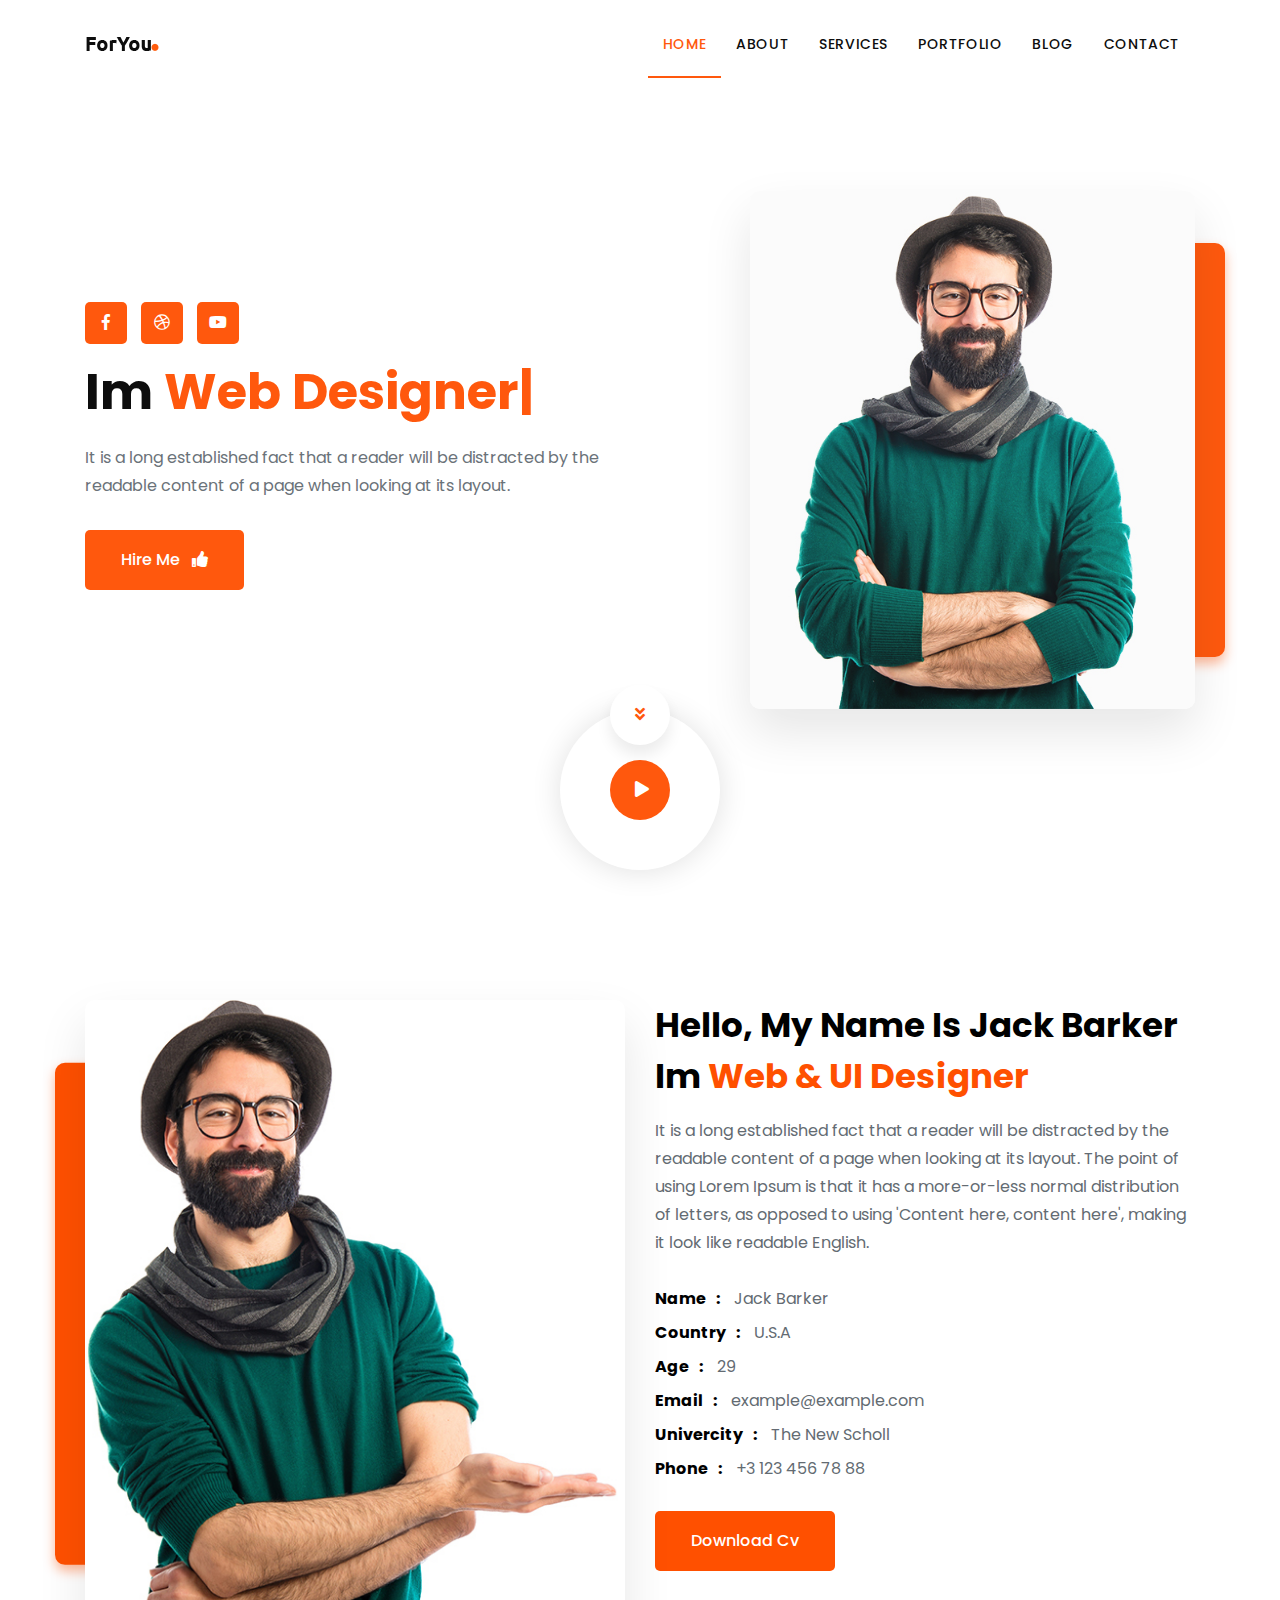
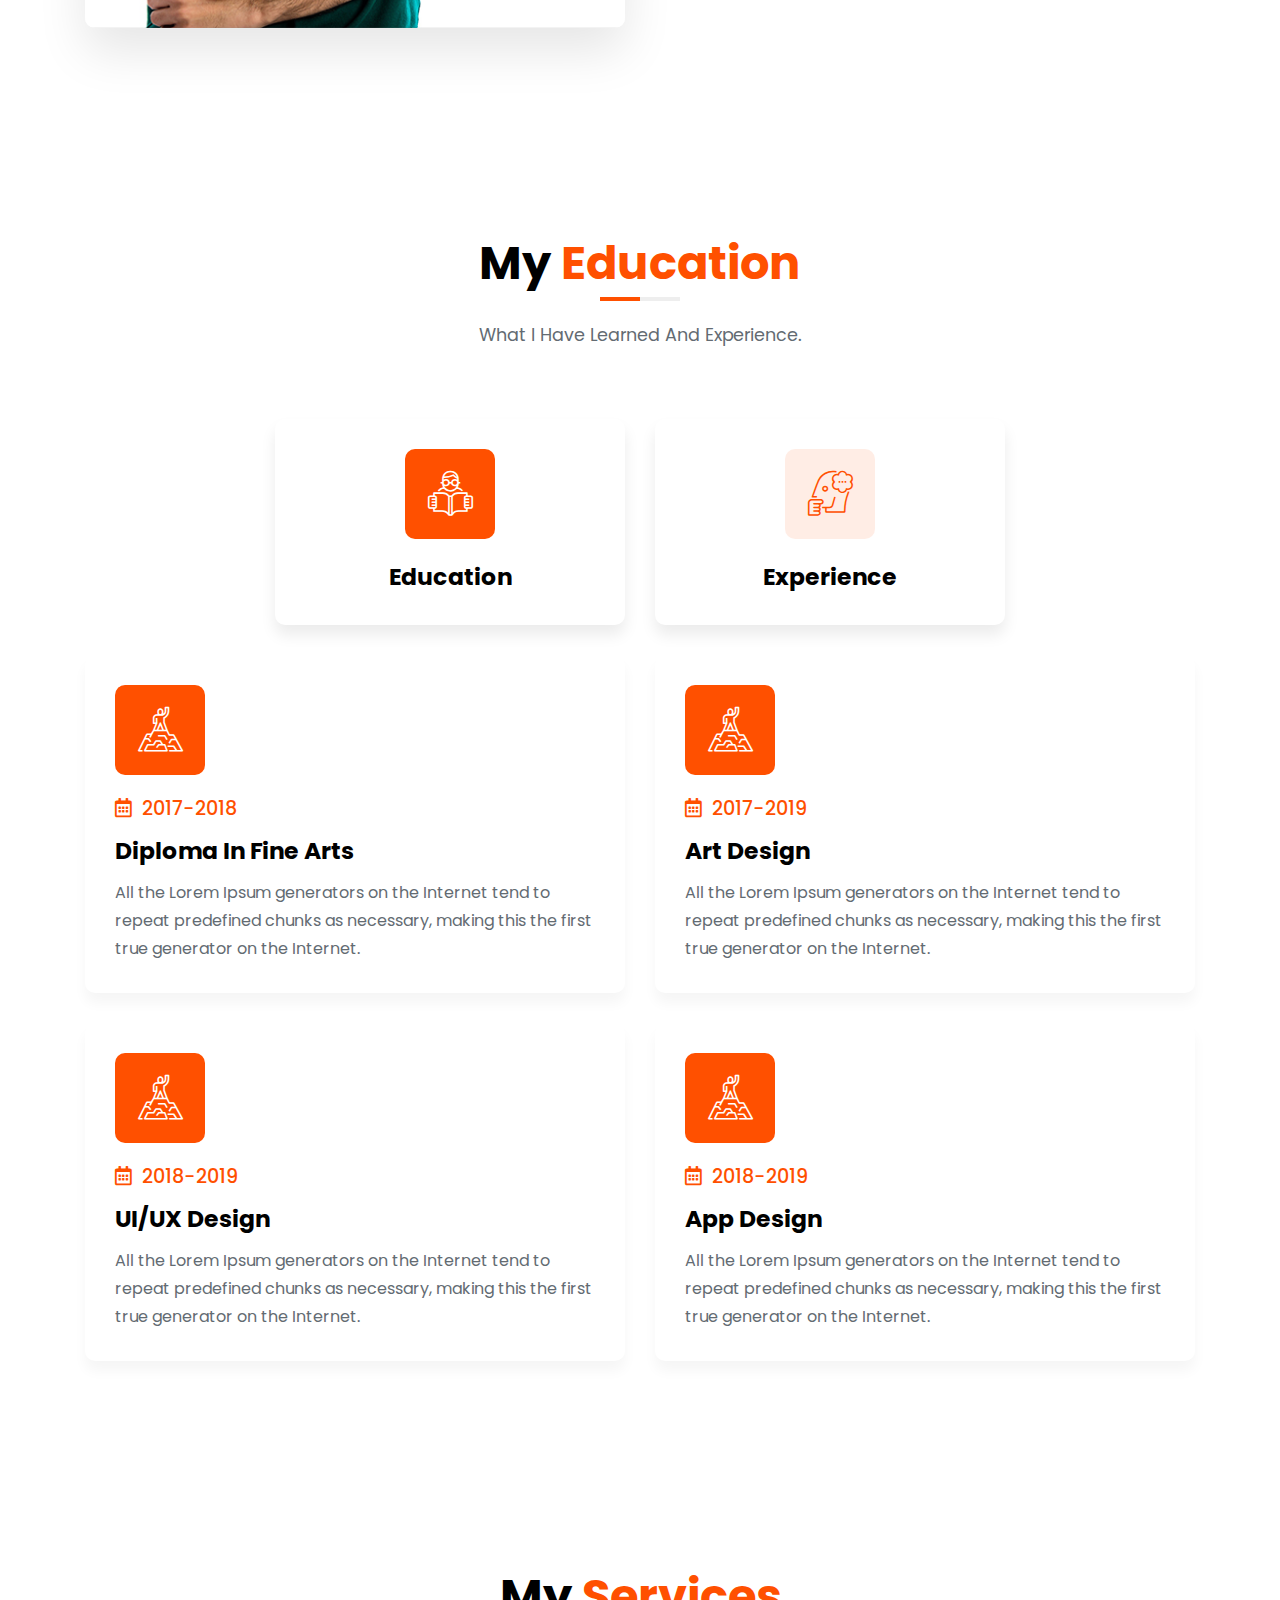
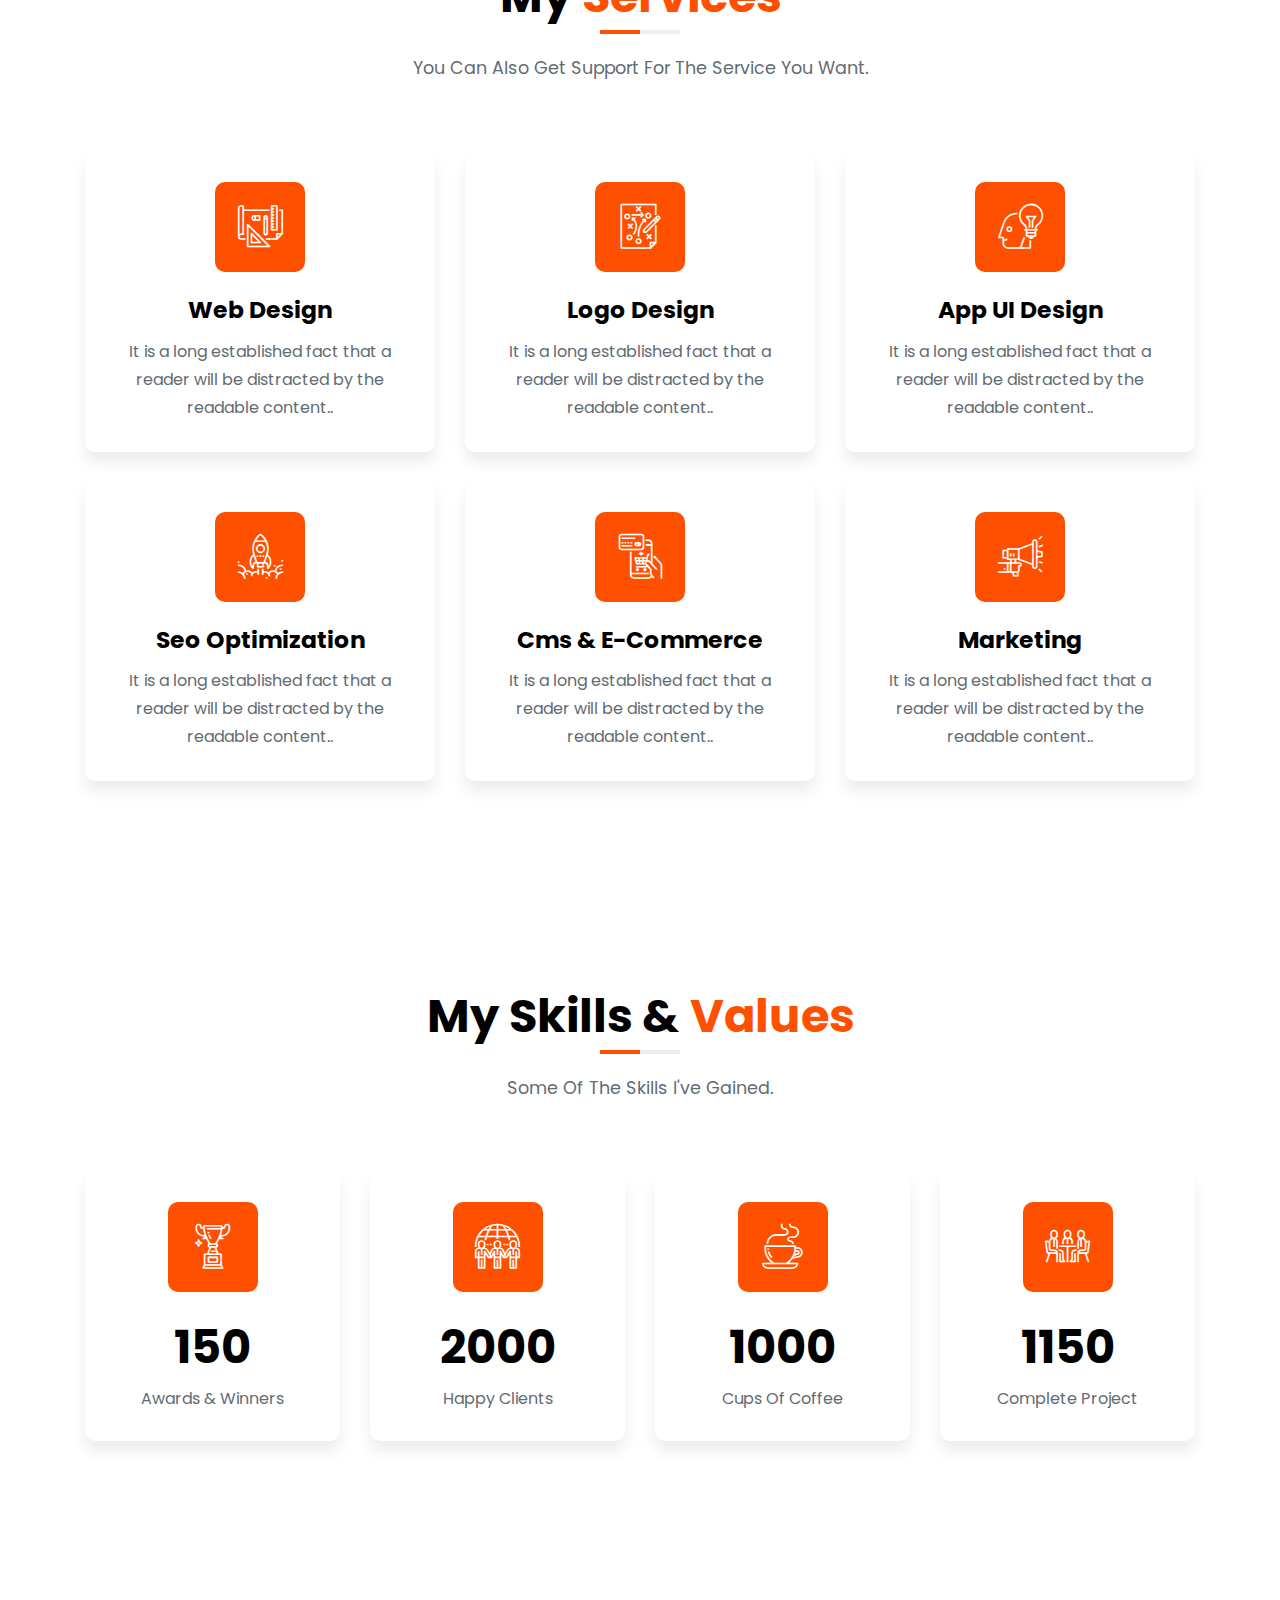
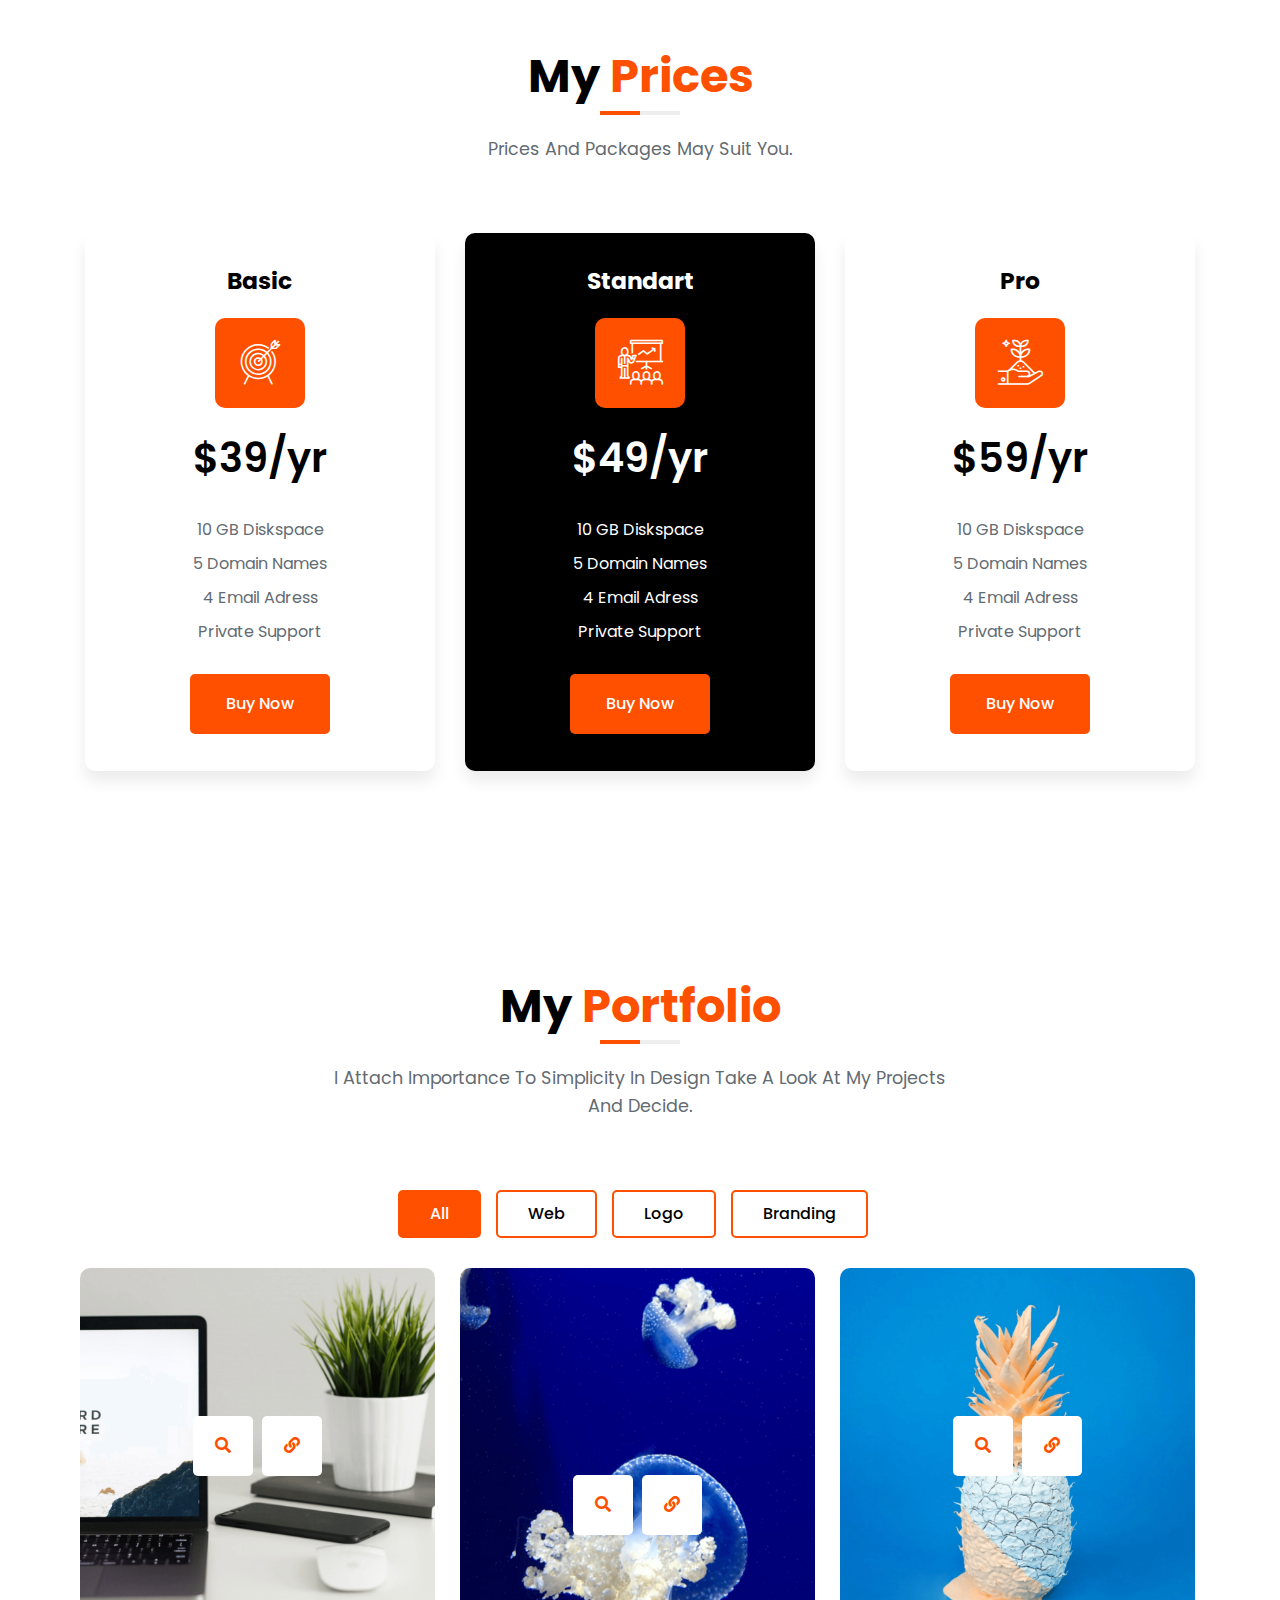
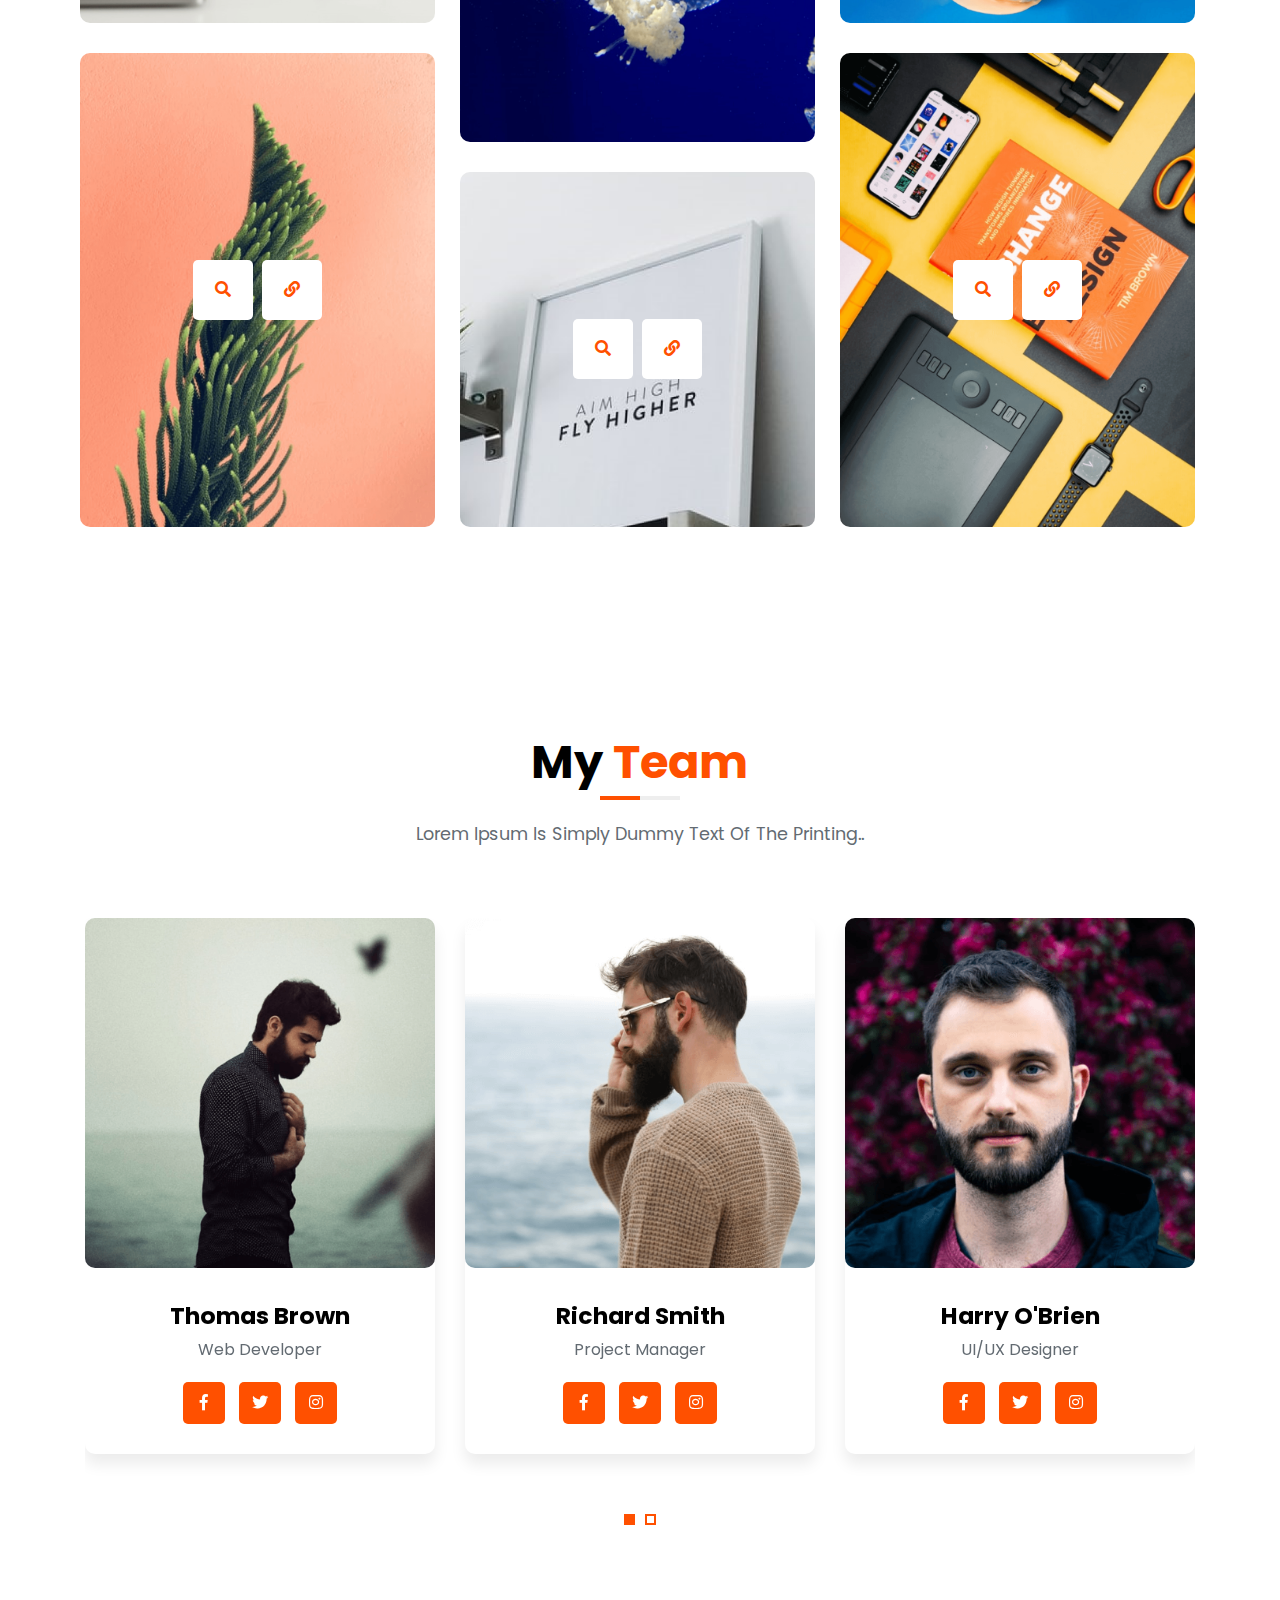
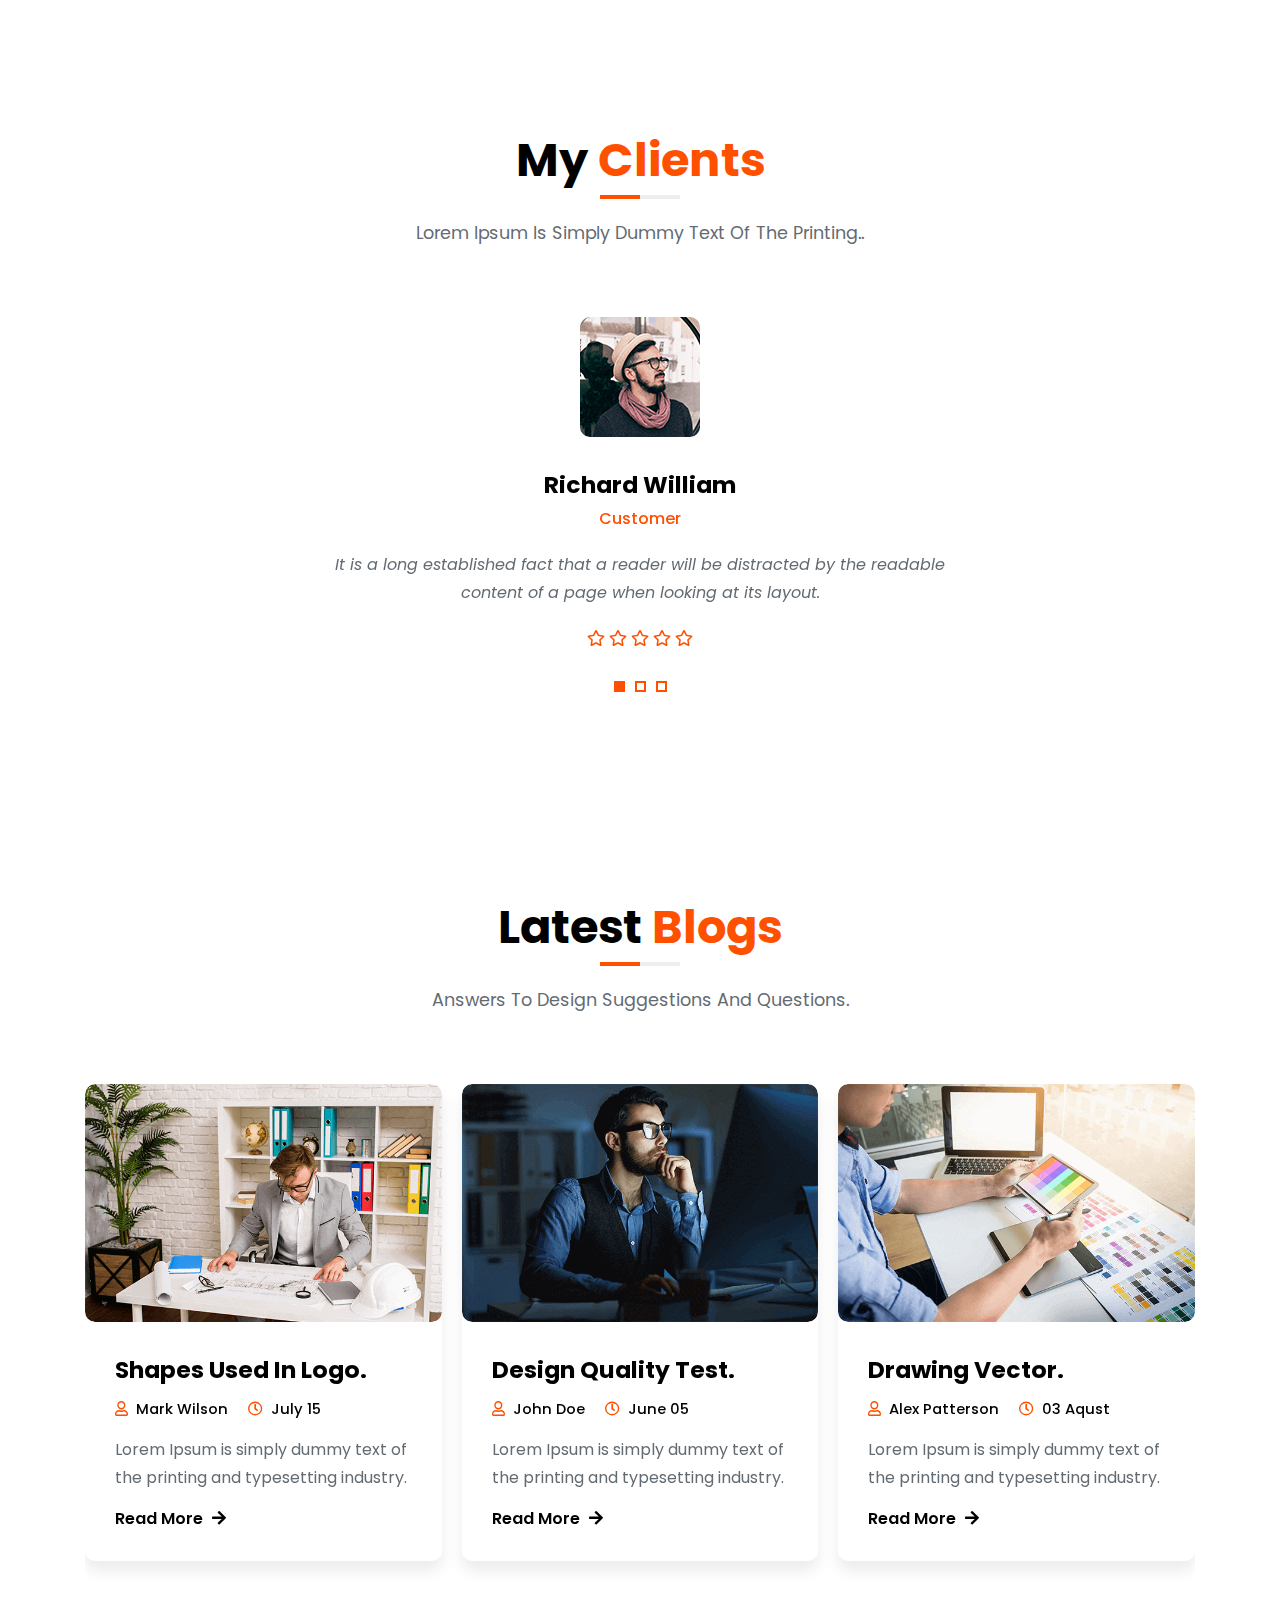
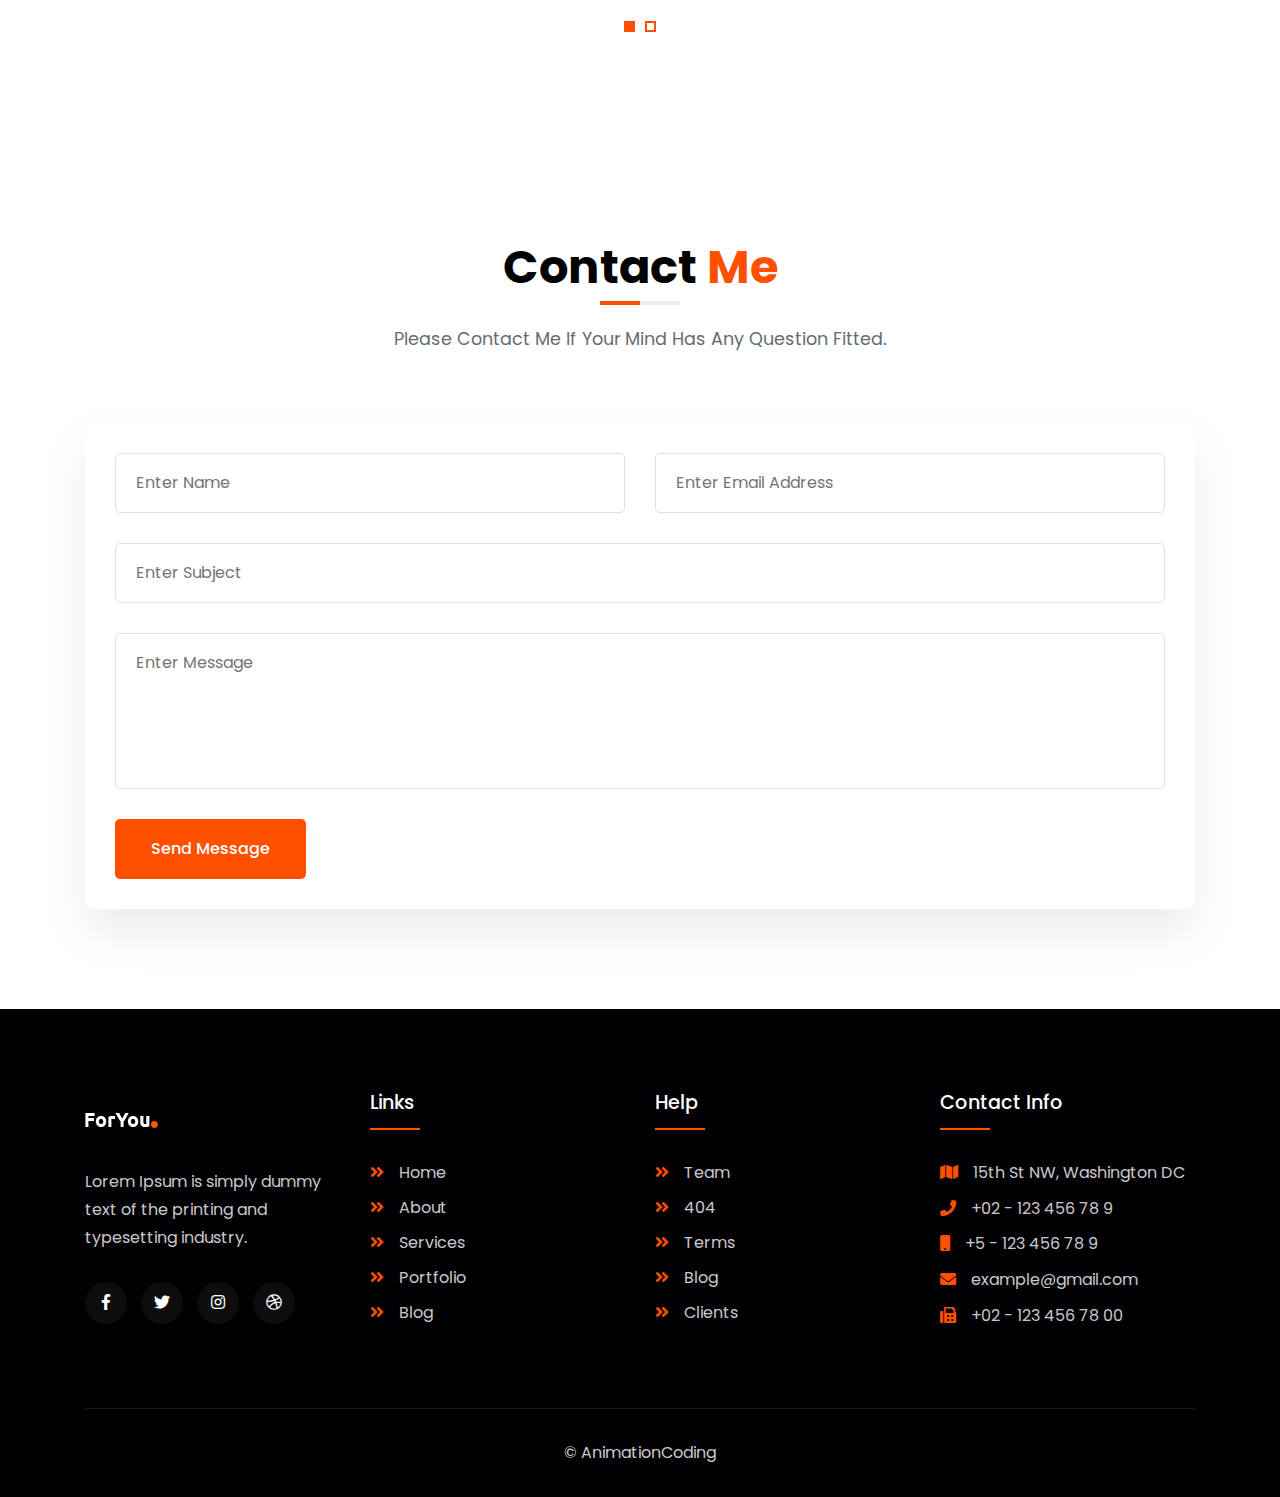
<file: fotor/index.html>
<!DOCTYPE html>
<html lang="en">

<head>
    <!--// Meta Tags //-->
    <meta charset="UTF-8">
    <meta name="viewport" content="width=device-width, initial-scale=1.0">
    <meta name="description" content="Fotor Personal Portfolio">
    <meta name="keywords" content="portfolio,resume,personal,cv,one page">
    <meta name="author" content="Yucel Yilmaz">
    <meta http-equiv="X-UA-Compatible" content="IE=edge">
    <!--// Icons //-->
    <link rel="stylesheet" href="fonts/flat_icons/flaticon.css">
    <link rel="stylesheet" href="fonts/font_awesome/css/all.css">
    <!--// Google Fonts //-->
    <link href="https://fonts.googleapis.com/css?family=Poppins:400,500,500i,600,600i,700,700i,800,800i&amp;display=swap&amp;subset=latin-ext" rel="stylesheet">
    <!--// StyleSheets //-->
    <link rel="stylesheet" href="css/frameworks.css">
    <!--// Theme Main Css //-->
    <link rel="stylesheet" href="css/style.css">
    <title>Fotor - Personal Portfolio</title>
</head>

<body data-spy="scroll" data-target="#fixedNavbar">

    <!--// Page Wrapper Start //-->
    <div class="page-wrapper" id="top">

        <!--// Header Start //-->
        <header class="header fixed-top default-header">
            <div class="container">
                <nav class="navbar navbar-expand-lg p-0">
                    <a class="navbar-brand" href="index.html">
                        <img src="img/logo-normal.png" alt="Logo" class="img-fluid logo-transparent">
                        <img src="img/logo-normal.png" alt="Logo" class="img-fluid logo-normal">
                    </a>
                    <button class="navbar-toggler" type="button" data-toggle="collapse" data-target="#fixedNavbar" aria-controls="fixedNavbar" aria-expanded="false" aria-label="Toggle navigation">
                        <span class="togler-icon-inner">
                        <span class="line-1"></span>
                        <span class="line-2"></span>
                        <span class="line-3"></span>
                        </span>
                    </button>
                    <div class="collapse navbar-collapse main-menu justify-content-end" id="fixedNavbar">
                        <ul class="navbar-nav">
                            <li class="nav-item">
                                <a class="nav-link" data-scroll-nav="1" href="#" id="homeDropdownMenu" role="button" data-toggle="dropdown" aria-haspopup="true" aria-expanded="false">
                            Home
                            </a>
                            </li>
                            <li class="nav-item">
                                <a class="nav-link" href="#" data-scroll-nav="2">About</a>
                            </li>
                            <li class="nav-item">
                                <a class="nav-link" href="#" data-scroll-nav="3">Services</a>
                            </li>
                            <li class="nav-item">
                                <a class="nav-link" href="#" data-scroll-nav="4">Portfolio</a>
                             </li>
                            <li class="nav-item">
                                <a class="nav-link" href="#" data-scroll-nav="6">Blog</a>
                            </li>
                            <li class="nav-item">
                                <a class="nav-link menu-link" href="#" data-scroll-nav="7">Contact</a>
                            </li>
                        </ul>
                    </div>
                </nav>
            </div>
        </header>
        <!--// Header End  //-->

        <!--// Hero Banner Start //-->
        <section class="hero-banner" data-scroll-index="1">
            <div class="container h-100">
                <div class="row align-items-center">
                    <div class="col-lg-7 col-md-12 col-sm-12">
                        <div class="hero-inner">
                            <div class="hero-social">
                                <a href="https://www.facebook.com/animation.coding.html"><i class="fab fa-facebook-f"></i></a>
                                <a href="https://dribbble.com/animationbro.html"><i class="fab fa-dribbble"></i></a>
                                <a href="https://www.youtube.com/animationcoding"><i class="fab fa-youtube"></i></a>
                            </div>
                            <h1>Im <span id="typed-text"></span></h1>
                            <p>
                                It is a long established fact that a reader will be distracted by 
                                the readable content of a page when looking at its layout.
                            </p>
                            <a href="#" class="default-orange-btn">Hire Me <i class="ml-2 fas fa-thumbs-up"></i></a>
                        </div>
                    </div>
                    <div class="col-lg-5 banner-profile-img" data-tilt data-tilt-max="10" data-tilt-speed="400" data-tilt-perspective="1000">
                        <img src="img/hero-img-520x580.jpg" alt="Hero Image" class="img-fluid hero-img">
                    </div>
                </div>
            </div>
            <div class="button-group-center wow zoomIn" data-wow-delay="0.4s">
                <a href="#" class="scroll-down-btn" data-scroll-nav="2">
                    <i class="fas fa-angle-double-down"></i>
                </a>
                <a href="https://www.youtube.com/watch?v=WbXKOQJNerE" class="popup-youtube my-video-btn">
                    <span class="fa fa-play"></span>
                </a>
            </div>
        </section>
        <!--// Hero Banner End //-->

        <!--// About Me Start //-->
        <section class="about section" id="about-me" data-scroll-index="2">
            <div class="container">
                <div class="row justify-content-between">
                    <div class="col-md-6 about-tilt-img col-sm-12 col-lg-6" data-tilt data-tilt-max="10" data-tilt-speed="400" data-tilt-perspective="1000">
                        <div class="about-img-wrap">
                            <img src="img/about-img-520x580.jpg" alt="About image" class="img-fluid about-img-thumb">
                        </div>
                    </div>
                    <div class="col-md-12 col-sm-12 col-lg-6 about-inner">
                        <h4>Hello, My Name Is Jack Barker<br>
                            Im <span>Web & UI Designer</span>
                        </h4>
                        <p>
                            It is a long established fact that a reader will be distracted by 
                            the readable content of a page when looking at its layout. The point 
                            of using Lorem Ipsum is that it has a more-or-less normal distribution 
                            of letters, as opposed to using 'Content here, content here', making it 
                            look like readable English.
                        </p>
                        <ul class="about-list">
                            <li>
                                <span class="list-item-title">Name</span>
                                <span class="list-item-value">Jack Barker</span>
                            </li>
                            <li>
                                <span class="list-item-title">Country</span>
                                <span class="list-item-value">U.S.A</span>
                            </li>
                            <li>
                                <span class="list-item-title">Age</span>
                                <span class="list-item-value">29</span>
                            </li>
                            <li>
                                <span class="list-item-title">Email</span>
                                <span class="list-item-value">example@example.com</span>
                            </li>
                            <li>
                                <span class="list-item-title">Univercity</span>
                                <span class="list-item-value">The New Scholl</span>
                            </li>
                            <li>
                                <span class="list-item-title">Phone</span>
                                <span class="list-item-value">+3 123 456 78 88</span>
                            </li>
                        </ul>
                        <a href="#" class="default-orange-btn">Download Cv</a>
                    </div>
                </div>
            </div>
        </section>
        <!--// About Me End //-->

        <!--// Education Start //-->
        <section class="education-experience pb-minus-70 section">
            <div class="container">
                <div class="row justify-content-center text-center">
                    <div class="col-lg-7 col-sm-12">
                        <h3 class="section-title">My<span>Education</span></h3>
                        <hr class="section-line-border">
                        <p class="section-sub-line">What I have learned and experience.</p>
                    </div>
                </div>
                <div class="row justify-content-center text-center align-items-center">
                    <div class="resume-tab-item col-md-6 col-lg-4 col-sm-6 col-xs-12 active">
                        <div class="resume-tab-item-inner">
                            <i class="flaticon-022-learning"></i>
                            <h5>Education</h5>
                        </div>
                    </div>
                    <div class="resume-tab-item col-md-6 col-lg-4 col-sm-6 col-xs-12">
                        <div class="resume-tab-item-inner">
                            <i class="flaticon-007-thinking"></i>
                            <h5>Experience</h5>
                        </div>
                    </div>
                </div>
                <div class="resume-tab-content active animated fadeIn">
                    <div class="row">
                        <div class="col-md-6">
                            <div class="experience-item">
                                <div class="experience-item-header">
                                    <div class="resume-univ-icon">
                                        <span class="flaticon-010-success"></span>
                                    </div>
                                    <div class="resume-univ-text">
                                        <h6><i class="far fa-calendar-alt"></i>2017-2018</h6>
                                        <h5>Diploma in Fine Arts</h5>
                                    </div>
                                </div>
                                <div class="experience-item-body">
                                    <p>All the Lorem Ipsum generators on the Internet tend to repeat predefined chunks as necessary, making this the first true generator on the Internet.
                                    </p>
                                </div>
                            </div>
                        </div>
                        <div class="col-md-6">
                            <div class="experience-item">
                                <div class="experience-item-header">
                                    <div class="resume-univ-icon">
                                        <span class="flaticon-010-success"></span>
                                    </div>
                                    <div class="resume-univ-text">
                                        <h6><i class="far fa-calendar-alt"></i>2017-2019</h6>
                                        <h5>Art Design</h5>
                                    </div>
                                </div>
                                <div class="experience-item-body">
                                    <p>All the Lorem Ipsum generators on the Internet tend to repeat predefined chunks as necessary, making this the first true generator on the Internet.
                                    </p>
                                </div>
                            </div>
                        </div>
                        <div class="col-md-6">
                            <div class="experience-item">
                                <div class="experience-item-header">
                                    <div class="resume-univ-icon">
                                        <span class="flaticon-010-success"></span>
                                    </div>
                                    <div class="resume-univ-text">
                                        <h6><i class="far fa-calendar-alt"></i>2018-2019</h6>
                                        <h5>UI/UX Design</h5>
                                    </div>
                                </div>
                                <div class="experience-item-body">
                                    <p>All the Lorem Ipsum generators on the Internet tend to repeat predefined chunks as necessary, making this the first true generator on the Internet.
                                    </p>
                                </div>
                            </div>
                        </div>
                        <div class="col-md-6">
                            <div class="experience-item">
                                <div class="experience-item-header">
                                    <div class="resume-univ-icon">
                                        <span class="flaticon-010-success"></span>
                                    </div>
                                    <div class="resume-univ-text">
                                        <h6><i class="far fa-calendar-alt"></i>2018-2019</h6>
                                        <h5>App Design</h5>
                                    </div>
                                </div>
                                <div class="experience-item-body">
                                    <p>All the Lorem Ipsum generators on the Internet tend to repeat predefined chunks as necessary, making this the first true generator on the Internet.
                                    </p>
                                </div>
                            </div>
                        </div>
                    </div>
                </div>
                <div class="resume-tab-content animated fadeIn">
                    <div class="row">
                        <div class="col-md-6">
                            <div class="experience-item">
                                <div class="experience-item-header">
                                    <div class="resume-univ-icon">
                                        <span class="flaticon-030-deal"></span>
                                    </div>
                                    <div class="resume-univ-text">
                                        <h6><i class="far fa-calendar-alt"></i>2015-2019</h6>
                                        <h5>Master Graphic Design</h5>
                                    </div>
                                </div>
                                <div class="experience-item-body">
                                    <p>All the Lorem Ipsum generators on the Internet tend to repeat predefined chunks as necessary, making this the first true generator on the Internet.
                                    </p>
                                </div>
                            </div>
                        </div>
                        <div class="col-md-6">
                            <div class="experience-item">
                                <div class="experience-item-header">
                                    <div class="resume-univ-icon">
                                        <span class="flaticon-030-deal"></span>
                                    </div>
                                    <div class="resume-univ-text">
                                        <h6><i class="far fa-calendar-alt"></i>2018-2019</h6>
                                        <h5>Web Designer</h5>
                                    </div>
                                </div>
                                <div class="experience-item-body">
                                    <p>All the Lorem Ipsum generators on the Internet tend to repeat predefined chunks as necessary, making this the first true generator on the Internet.
                                    </p>
                                </div>
                            </div>
                        </div>
                        <div class="col-md-6">
                            <div class="experience-item">
                                <div class="experience-item-header">
                                    <div class="resume-univ-icon">
                                        <span class="flaticon-030-deal"></span>
                                    </div>
                                    <div class="resume-univ-text">
                                        <h6><i class="far fa-calendar-alt"></i>2017-2019</h6>
                                        <h5>Mockup Designer</h5>
                                    </div>
                                </div>
                                <div class="experience-item-body">
                                    <p>All the Lorem Ipsum generators on the Internet tend to repeat predefined chunks as necessary, making this the first true generator on the Internet.
                                    </p>
                                </div>
                            </div>
                        </div>
                        <div class="col-md-6">
                            <div class="experience-item">
                                <div class="experience-item-header">
                                    <div class="resume-univ-icon">
                                        <span class="flaticon-030-deal"></span>
                                    </div>
                                    <div class="resume-univ-text">
                                        <h6><i class="far fa-calendar-alt"></i>2018-2019</h6>
                                        <h5>Logo Design</h5>
                                    </div>
                                </div>
                                <div class="experience-item-body">
                                    <p>All the Lorem Ipsum generators on the Internet tend to repeat predefined chunks as necessary, making this the first true generator on the Internet.
                                    </p>
                                </div>
                            </div>
                        </div>
                    </div>
                </div>
            </div>
        </section>
        <!--// Education End //-->

        <!--// Services Start //-->
        <section class="section my-services pb-minus-70" id="services" data-scroll-index="3">
            <div class="container">
                <div class="row justify-content-center text-center">
                    <div class="col-lg-7 col-sm-12">
                        <h3 class="section-title">My<span>Services</span></h3>
                        <hr class="section-line-border">
                        <p class="section-sub-line">You can also get support for the service you want.</p>
                    </div>
                </div>
                <div class="row">
                    <div class="col-md-6 col-lg-4">
                        <div class="services-box">
                            <div class="services-box-icon">
                                <span class="flaticon-028-design"></span>
                            </div>
                            <div class="services-box-body">
                                <h5>Web Design</h5>
                                <p>
                                    It is a long established fact that a reader will be distracted 
                                    by the readable content..
                                </p>
                            </div>
                        </div>
                    </div>
                    <div class="col-md-6 col-lg-4">
                        <div class="services-box">
                            <div class="services-box-icon">
                                <span class="flaticon-011-strategy"></span>
                            </div>
                            <div class="services-box-body">
                                <h5>Logo Design</h5>
                                <p>
                                    It is a long established fact that a reader will be distracted 
                                    by the readable content..
                                </p>
                            </div>
                        </div>
                    </div>
                    <div class="col-md-6 col-lg-4">
                        <div class="services-box">
                            <div class="services-box-icon">
                                <span class="flaticon-024-idea"></span>
                            </div>
                            <div class="services-box-body">
                                <h5>App UI Design</h5>
                                <p>
                                    It is a long established fact that a reader will be distracted 
                                    by the readable content..
                                </p>
                            </div>
                        </div>
                    </div>
                    <div class="col-md-6 col-lg-4">
                        <div class="services-box">
                            <div class="services-box-icon">
                                <span class="flaticon-012-startup"></span>
                            </div>
                            <div class="services-box-body">
                                <h5>Seo Optimization</h5>
                                <p>
                                    It is a long established fact that a reader will be distracted 
                                    by the readable content..
                                </p>
                            </div>
                        </div>
                    </div>
                    <div class="col-md-6 col-lg-4">
                        <div class="services-box">
                            <div class="services-box-icon">
                                <span class="flaticon-018-online-shop"></span>
                            </div>
                            <div class="services-box-body">
                                <h5>Cms & E-Commerce</h5>
                                <p>
                                    It is a long established fact that a reader will be distracted 
                                    by the readable content..
                                </p>
                            </div>
                        </div>
                    </div>
                    <div class="col-md-6 col-lg-4">
                        <div class="services-box">
                            <div class="services-box-icon">
                                <span class="flaticon-021-marketing"></span>
                            </div>
                            <div class="services-box-body">
                                <h5>Marketing</h5>
                                <p>
                                    It is a long established fact that a reader will be distracted 
                                    by the readable content..
                                </p>
                            </div>
                        </div>
                    </div>
                </div>
            </div>
        </section>
        <!--// Services End //-->

        <!--// Counters Start //-->
        <section class="pb-minus-70 section" id="counters">
            <div class="container">
                <div class="row justify-content-center text-center">
                    <div class="col-lg-7 col-sm-12">
                        <h3 class="section-title">My Skills &<span>Values</span></h3>
                        <hr class="section-line-border">
                        <p class="section-sub-line">Some of the skills I've gained.</p>
                    </div>
                </div>
                <div class="row">
                    <div class="col-md-6 col-lg-3 col-sm-6 col-xs-12">
                        <div class="counters-item">
                            <span class="flaticon-005-trophy"></span>
                            <div class="counters-body">
                                <h3 class="counter">150</h3>
                                <span>Awards & Winners</span>
                            </div>
                        </div>
                    </div>
                    <div class="col-md-6 col-lg-3 col-sm-6 col-xs-12">
                        <div class="counters-item">
                            <span class="flaticon-015-partnership"></span>
                            <div class="counters-body">
                                <h3 class="counter">2000</h3>
                                <span>Happy Clients</span>
                            </div>
                        </div>
                    </div>
                    <div class="col-md-6 col-lg-3 col-sm-6 col-xs-12">
                        <div class="counters-item">
                            <span class="flaticon-032-coffee-cup"></span>
                            <div class="counters-body">
                                <h3 class="counter">1000</h3>
                                <span>Cups Of Coffee</span>
                            </div>
                        </div>
                    </div>
                    <div class="col-md-6 col-lg-3 col-sm-6 col-xs-12">
                        <div class="counters-item">
                            <span class="flaticon-020-meeting"></span>
                            <div class="counters-body">
                                <h3 class="counter">1150</h3>
                                <span>Complete Project</span>
                            </div>
                        </div>
                    </div>
                </div>
            </div>
        </section>
        <!--// Counters End //-->

        <!--// My Price Start //-->
        <section class="my-prices section pb-minus-70">
            <div class="container">
                <div class="row justify-content-center text-center">
                    <div class="col-lg-7 col-sm-12">
                        <h3 class="section-title">My<span>Prices</span></h3>
                        <hr class="section-line-border">
                        <p class="section-sub-line">Prices and packages may suit you.</p>
                    </div>
                </div>
                <div class="row justify-content-center">
                    <div class="col-md-4">
                        <div class="price-table text-center">
                            <div class="price-top-inner">
                                <h5>Basic</h5>
                                <span class="flaticon-009-target price-icon"></span>
                            </div>
                            <div class="price-text">
                                <span>$39/yr</span>
                            </div>
                            <ul class="price-value-list">
                                <li>10 GB Diskspace</li>
                                <li>5 Domain Names</li>
                                <li>4 Email Adress</li>                                
                                <li>Private Support</li>
                            </ul>
                            <a href="#" class="default-orange-btn">Buy Now</a>
                        </div>
                    </div>
                    <div class="col-md-4">
                        <div class="price-table text-center" style="background: #000;color: #fff;">
                            <div class="price-top-inner">
                                <h5 style="color: #fff;">Standart</h5>
                                <span class="flaticon-006-work price-icon"></span>
                            </div>
                            <div class="price-text">
                                <span style="color: #fff;">$49/yr</span>
                            </div>
                            <ul class="price-value-list">
                                <li>10 GB Diskspace</li>
                                <li>5 Domain Names</li>
                                <li>4 Email Adress</li>
                                <li>Private Support</li>
                            </ul>
                            <a href="#" class="default-orange-btn">Buy Now</a>
                        </div>
                    </div>
                    <div class="col-md-4">
                        <div class="price-table text-center">
                            <div class="price-top-inner">
                                <h5>Pro</h5>
                                <span class="flaticon-026-growth price-icon"></span>
                            </div>
                            <div class="price-text">
                                <span>$59/yr</span>
                            </div>
                            <ul class="price-value-list">
                                <li>10 GB Diskspace</li>
                                <li>5 Domain Names</li>
                                <li>4 Email Adress</li>
                                <li>Private Support</li>
                            </ul>
                            <a href="#" class="default-orange-btn">Buy Now</a>
                        </div>
                    </div>
                </div>
            </div>
        </section>
        <!--// Ny Price End //-->

        <!--// Portfolio Start //-->
        <section class="section my-portfolio pb-minus-70" id="portfolio" data-scroll-index="4">
            <div class="container">
                <div class="row justify-content-center text-center">
                    <div class="col-lg-7 col-sm-12">
                        <h3 class="section-title">My<span>Portfolio</span></h3>
                        <hr class="section-line-border">
                        <p class="section-sub-line">I attach importance to simplicity in design Take a look at my projects and decide.</p>
                    </div>
                </div>
                <div class="text-center">
                    <div class="portfolio-filter d-flex align-items-center justify-content-center">
                        <a href="#0" data-gallery-filter="*" class="current">All</a>
                        <a href="#0" data-gallery-filter=".web">Web</a>
                        <a href="#0" data-gallery-filter=".logo">Logo</a>
                        <a href="#0" data-gallery-filter=".branding">Branding</a>
                    </div>
                </div>
                <div class="gallery-masonary portfolio-grid row" id="masonaryGallery">
                    <div class="col-md-6 col-lg-4 glry-item col-sm-12 web">
                        <div class="portfolio-inner">
                            <div class="portfolio-back">
                                <div class="portfolio-buttons">
                                    <a href="img/portfolio-1000x1000-1.png" class="portfolio-zoom-link">
                                        <i class="fas fa-search"></i>
                                    </a>
                                    <a href="portfolio-details.html">
                                        <i class="fas fa-link"></i>
                                    </a>
                                </div>
                            </div>
                            <img src="img/portfolio-1000x1000-1.png" alt="Portfolio Img" class="img-fluid portfolio-img">
                        </div>
                    </div>
                    <div class="col-md-6 col-lg-4 glry-item col-sm-12 logo">
                        <div class="portfolio-inner">
                            <div class="portfolio-back">
                                <div class="portfolio-buttons">
                                    <a href="img/portfolio-900x1200-1.png" class="portfolio-zoom-link">
                                        <i class="fas fa-search"></i>
                                    </a>
                                    <a href="portfolio-details.html">
                                        <i class="fas fa-link"></i>
                                    </a>
                                </div>
                            </div>
                            <img src="img/portfolio-900x1200-1.png" alt="Portfolio Img" class="img-fluid portfolio-img">
                        </div>
                    </div>
                    <div class="col-md-6 col-lg-4 glry-item col-sm-12 branding">
                        <div class="portfolio-inner">
                            <div class="portfolio-back">
                                <div class="portfolio-buttons">
                                    <a href="img/portfolio-1000x1000-2.png" class="portfolio-zoom-link">
                                        <i class="fas fa-search"></i>
                                    </a>
                                    <a href="portfolio-details.html">
                                        <i class="fas fa-link"></i>
                                    </a>
                                </div>
                            </div>
                            <img src="img/portfolio-1000x1000-2.png" alt="Portfolio Img" class="img-fluid portfolio-img">
                        </div>
                    </div>
                    <div class="col-md-6 col-lg-4 glry-item col-sm-12 logo">
                        <div class="portfolio-inner">
                            <div class="portfolio-back">
                                <div class="portfolio-buttons">
                                    <a href="img/portfolio-900x1200-2.png" class="portfolio-zoom-link">
                                        <i class="fas fa-search"></i>
                                    </a>
                                    <a href="portfolio-details.html">
                                        <i class="fas fa-link"></i>
                                    </a>
                                </div>
                            </div>
                            <img src="img/portfolio-900x1200-2.png" alt="Portfolio Img" class="img-fluid portfolio-img">
                        </div>
                    </div>
                    <div class="col-md-6 col-lg-4 glry-item col-sm-12 logo">
                        <div class="portfolio-inner">
                            <div class="portfolio-back">
                                <div class="portfolio-buttons">
                                    <a href="img/portfolio-900x1200-3.png" class="portfolio-zoom-link">
                                        <i class="fas fa-search"></i>
                                    </a>
                                    <a href="portfolio-details.html">
                                        <i class="fas fa-link"></i>
                                    </a>
                                </div>
                            </div>
                            <img src="img/portfolio-900x1200-3.png" alt="Portfolio Img" class="img-fluid portfolio-img">
                        </div>
                    </div>
                    <div class="col-md-6 col-lg-4 glry-item col-sm-12 web">
                        <div class="portfolio-inner">
                            <div class="portfolio-back">
                                <div class="portfolio-buttons">
                                    <a href="img/portfolio-1000x1000-3.png" class="portfolio-zoom-link">
                                        <i class="fas fa-search"></i>
                                    </a>
                                    <a href="portfolio-details.html">
                                        <i class="fas fa-link"></i>
                                    </a>
                                </div>
                            </div>
                            <img src="img/portfolio-1000x1000-3.png" alt="Portfolio Img" class="img-fluid portfolio-img">
                        </div>
                    </div>
                </div>
            </div>
        </section>
        <!--// Portfolio End //-->

        <!--// My Team Start //-->
        <section class="section" id="my-team">
            <div class="container">
                <div class="row justify-content-center text-center">
                    <div class="col-lg-7 col-sm-12">
                        <h3 class="section-title">My<span>Team</span></h3>
                        <hr class="section-line-border">
                        <p class="section-sub-line">Lorem Ipsum is simply dummy text of the printing..</p>
                    </div>
                </div>
                <div class="my-team-slider owl-carousel owl-theme">
                    <div class="item">
                        <div class="team-card">
                            <div class="team-card-header">
                                <img src="img/team-img-1.png" alt="" class="img-fluid shadow-md">
                            </div>
                            <div class="team-card-body">
                               <div class="team-text">
                                    <h5>Thomas Brown</h5>
                                    <span>Web Developer</span>
                               </div>
                               <div class="social-links text-center">
                                    <a href="#"><i class="fab fa-facebook-f"></i></a>
                                    <a href="#"><i class="fab fa-twitter"></i></a>
                                    <a href="#"><i class="fab fa-instagram"></i></a>
                               </div>
                            </div>
                        </div>
                    </div>
                    <div class="item">
                        <div class="team-card">
                            <div class="team-card-header">
                                <img src="img/team-img-2.png" alt="" class="img-fluid shadow-md">
                            </div>
                            <div class="team-card-body">
                               <div class="team-text">
                                    <h5>Richard Smith</h5>
                                    <span>Project Manager</span>
                               </div>
                               <div class="social-links text-center">
                                    <a href="#"><i class="fab fa-facebook-f"></i></a>
                                    <a href="#"><i class="fab fa-twitter"></i></a>
                                    <a href="#"><i class="fab fa-instagram"></i></a>
                               </div>
                            </div>
                        </div>
                    </div>
                    <div class="item">
                        <div class="team-card">
                            <div class="team-card-header">
                                <img src="img/team-img-3.png" alt="" class="img-fluid shadow-md">
                            </div>
                            <div class="team-card-body">
                               <div class="team-text">
                                    <h5>Harry O'Brien</h5>
                                    <span>UI/UX Designer</span>
                               </div>
                               <div class="social-links text-center">
                                    <a href="#"><i class="fab fa-facebook-f"></i></a>
                                    <a href="#"><i class="fab fa-twitter"></i></a>
                                    <a href="#"><i class="fab fa-instagram"></i></a>
                               </div>
                            </div>
                        </div>
                    </div>
                    <div class="item">
                        <div class="team-card">
                            <div class="team-card-header">
                                <img src="img/team-img-4.png" alt="" class="img-fluid shadow-md">
                            </div>
                            <div class="team-card-body">
                               <div class="team-text">
                                    <h5>Jacob Bolt</h5>
                                    <span>UI/UX Designer</span>
                               </div>
                               <div class="social-links text-center">
                                    <a href="#"><i class="fab fa-facebook-f"></i></a>
                                    <a href="#"><i class="fab fa-twitter"></i></a>
                                    <a href="#"><i class="fab fa-instagram"></i></a>
                               </div>
                            </div>
                        </div>
                    </div>
                </div>
            </div>
        </section>
        <!--// My Team End //-->

        <!--// Clients Start //-->
        <section class="section testimonials" id="clients" data-scroll-index="5">
            <div class="container">
                <div class="row justify-content-center text-center">
                    <div class="col-lg-7 col-sm-12">
                        <h3 class="section-title">My<span>Clients</span></h3>
                        <hr class="section-line-border">
                        <p class="section-sub-line">Lorem Ipsum is simply dummy text of the printing..</p>
                    </div>
                </div>
                <div class="row justify-content-center">
                    <div class="col-lg-7">
                        <div class="testimonials-carousel owl-carousel owl-theme">
                            <div class="item">
                                <div class="testimonials-item">
                                    <div class="testimonials-header">
                                        <img src="img/clients-img-120x120-1.png" alt="testimonials image" class="img-fluid">
                                    </div>
                                    <div class="testimonials-body">
                                        <h5>Richard William</h5>
                                        <span>Customer</span>
                                        <p>
                                            It is a long established fact that a reader will be distracted by 
                                            the readable content of a page when looking at its layout. 
                                        </p>
                                        <div class="testimonial-rating">
                                            <i class="far fa-star"></i>
                                            <i class="far fa-star"></i>
                                            <i class="far fa-star"></i>
                                            <i class="far fa-star"></i>
                                            <i class="far fa-star"></i>
                                        </div>
                                    </div>
                                </div>
                            </div>
                            <div class="item">
                                <div class="testimonials-item">
                                    <div class="testimonials-header">
                                        <img src="img/clients-img-120x120-2.png" alt="testimonials image" class="img-fluid">
                                    </div>
                                    <div class="testimonials-body">
                                        <h5>Mark Vilson</h5>
                                        <span>Customer</span>
                                        <p>
                                            It is a long established fact that a reader will be distracted by 
                                            the readable content of a page when looking at its layout. 
                                        </p>
                                        <div class="testimonial-rating">
                                            <i class="far fa-star"></i>
                                            <i class="far fa-star"></i>
                                            <i class="far fa-star"></i>
                                            <i class="far fa-star"></i>
                                            <i class="far fa-star"></i>
                                        </div>
                                    </div>
                                </div>
                            </div>
                            <div class="item">
                                <div class="testimonials-item">
                                    <div class="testimonials-header">
                                        <img src="img/clients-img-120x120-3.png" alt="testimonials image" class="img-fluid">
                                    </div>
                                    <div class="testimonials-body">
                                        <h5>Derick McKinney</h5>
                                        <span>Customer</span>
                                        <p>
                                            It is a long established fact that a reader will be distracted by 
                                            the readable content of a page when looking at its layout. 
                                        </p>
                                        <div class="testimonial-rating">
                                            <i class="far fa-star"></i>
                                            <i class="far fa-star"></i>
                                            <i class="far fa-star"></i>
                                            <i class="far fa-star"></i>
                                            <i class="far fa-star"></i>
                                        </div>
                                    </div>
                                </div>
                            </div>
                        </div>
                    </div>
                </div>
            </div>
        </section>
        <!--// Testimonial End //-->
        
        <!--// Latest Blog Start //-->
        <section class="latest-blog section" id="latest-blog" data-scroll-index="6">
            <div class="container">
                <div class="row justify-content-center text-center">
                    <div class="col-lg-7 col-sm-12">
                        <h3 class="section-title">Latest<span>Blogs</span></h3>
                        <hr class="section-line-border">
                        <p class="section-sub-line">Answers to design suggestions and questions.</p>
                    </div>
                </div>
                <div class="blog-slider owl-carousel owl-theme">
                    <div class="item blog-item">
                        <div class="blog-top">
                            <a href="blog-single.html" class="blog-img-link">
                                <img src="img/blog-600x400-1.png" alt="Blog image" class="img-fluid">
                            </a>
                        </div>
                        <div class="blog-body">
                            <h5 class="blog-title"><a href="blog-single.html">Shapes used in logo.</a></h5>
                            <a href="#" class="blog-author mr-3"><i class="far fa-user mr-2"></i>Mark Wilson</a>
                            <a href="#" class="blog-date"><i class="far fa-clock mr-2"></i>July 15</a>
                            <p class="blog-text">
                                Lorem Ipsum is simply dummy text of the printing and typesetting industry.
                            </p>
                            <a href="blog-single.html" class="default-link">Read More <i class="fa fa-arrow-right"></i></a>
                        </div>
                    </div>
                    <div class="blog-item item">
                        <div class="blog-top">
                            <a href="blog-single.html" class="blog-img-link">
                                <img src="img/blog-600x400-2.png" alt="Blog image" class="img-fluid">
                            </a>
                        </div>
                        <div class="blog-body">
                            <h5 class="blog-title"><a href="blog-single.html">Design Quality Test.</a></h5>
                            <a href="#" class="blog-author mr-3"><i class="far fa-user mr-2"></i>John Doe</a>
                            <a href="#" class="blog-date"><i class="far fa-clock mr-2"></i>June 05</a>
                            <p class="blog-text">
                                Lorem Ipsum is simply dummy text of the printing and typesetting industry.
                            </p>
                            <a href="blog-single.html" class="default-link">Read More <i class="fa fa-arrow-right"></i></a>
                        </div>
                    </div>
                    <div class="blog-item item">
                        <div class="blog-top">
                            <a href="blog-single.html" class="blog-img-link">
                                <img src="img/blog-600x400-3.png" alt="Blog image" class="img-fluid">
                            </a>
                        </div>
                        <div class="blog-body">
                            <h5 class="blog-title"><a href="blog-single.html">Drawing Vector.</a></h5>
                            <a href="#" class="blog-author mr-3"><i class="far fa-user mr-2"></i>Alex Patterson</a>
                            <a href="#" class="blog-date"><i class="far fa-clock mr-2"></i>03 Aqust</a>
                            <p class="blog-text">
                                Lorem Ipsum is simply dummy text of the printing and typesetting industry.
                            </p>
                            <a href="blog-single.html" class="default-link">Read More <i class="fa fa-arrow-right"></i></a>
                        </div>
                    </div>
                    <div class="blog-item item">
                        <div class="blog-top">
                            <a href="blog-single.html" class="blog-img-link">
                                <img src="img/blog-600x400-4.png" alt="Blog image" class="img-fluid">
                            </a>
                        </div>
                        <div class="blog-body">
                            <h5 class="blog-title"><a href="blog-single.html">Clients Meet.</a></h5>
                            <a href="#" class="blog-author mr-3"><i class="far fa-user mr-2"></i>Richard William</a>
                            <a href="#" class="blog-date"><i class="far fa-clock mr-2"></i>03 Aqust</a>
                            <p class="blog-text">
                                Lorem Ipsum is simply dummy text of the printing and typesetting industry.
                            </p>
                            <a href="blog-single.html" class="default-link">Read More <i class="fa fa-arrow-right"></i></a>
                        </div>
                    </div>
                </div>
            </div>
        </section>
        <!--// Latest Blog End //-->

        <!--// Contact Start //-->
        <section class="contact-me section" id="contact" data-scroll-index="7">
            <div class="container">
                <div class="row justify-content-center text-center">
                    <div class="col-lg-7 col-sm-12">
                        <h3 class="section-title">Contact<span>Me</span></h3>
                        <hr class="section-line-border">
                        <p class="section-sub-line">Please contact me if your mind has any question fitted.</p>
                    </div>
                </div>
                <div class="contact-content">
                    <div class="contact-form-outer">
                        <div class="contact-form">
                            <div class="empty-form" style="display: none;"><span>Please Fill Required Fields</span></div>
                            <div class="email-invalid" style="display: none;"><span>Email is invalid</span></div>
                            <div class="success-form"></div>
                            <form id="contactForm" action="https://aipthemes.com/fotor/send_mail.php">
                                <div class="row">
                                    <div class="col-md-6">
                                        <div class="contact-form-group">
                                            <input type="text" class="contact-form-control" placeholder="Enter Name" name="contact_name" id="contactName">
                                        </div>
                                    </div>
                                    <div class="col-md-6">
                                        <div class="contact-form-group">
                                            <input type="text" class="contact-form-control" placeholder="Enter Email Address" name="contact_email" id="contactEmail">
                                        </div>
                                    </div>
                                    <div class="col-md-12">
                                        <div class="contact-form-group">
                                            <input type="text" class="contact-form-control" placeholder="Enter Subject" name="contact_subject" id="contactSubject">
                                        </div>
                                    </div>
                                    <div class="col-md-12">
                                        <div class="contact-form-group">
                                            <textarea name="contact_message" placeholder="Enter Message" id="contactMessage" class="contact-form-control" cols="30" rows="5"></textarea>
                                        </div>
                                    </div>
                                    <div class="col-md-12">
                                        <div class="contact-form-group mb-0">
                                            <button type="submit" id="contactBtn" class="default-orange-btn">Send Message</button>
                                        </div>
                                    </div>
                                </div>
                            </form>
                        </div>
                    </div>
                </div>
            </div>
        </section>
        <!--// Contact End //-->
    
        <!--// Footer Start //-->
        <footer class="footer">
            <div class="footer-content">
                <div class="container">
                    <div class="row">
                        <div class="col-md-6 col-sm-6 col-lg-3">
                            <div class="footer-widget">
                                <div class="footer-logo-wrap">
                                    <a href="#">
                                        <img src="img/logo-transparent.png" alt="Footer Logo">
                                    </a>
                                </div>
                                <p class="footer-about-text">
                                   Lorem Ipsum is simply dummy text of the printing and typesetting industry.
                                </p>  
                                <div class="footer-social-links">
                                    <a href="#">
                                        <i class="fab fa-facebook-f"></i>
                                    </a>
                                    <a href="#">
                                        <i class="fab fa-twitter"></i>
                                    </a>
                                    <a href="#">
                                        <i class="fab fa-instagram"></i>
                                    </a>
                                    <a href="#">
                                        <i class="fab fa-dribbble"></i>
                                    </a>
                                </div>
                            </div>
                        </div>
                        <div class="col-md-6 col-sm-6 col-lg-3">
                            <div class="footer-widget">
                                <h6 class="footer-title">Links</h6>
                                <ul class="footer-links">
                                    <li><a href="#">Home</a></li>
                                    <li><a href="#">About</a></li>
                                    <li><a href="#">Services</a></li>
                                    <li><a href="#">Portfolio</a></li>
                                    <li><a href="#">Blog</a></li>
                                </ul>
                            </div>
                        </div>
                        <div class="col-md-6 col-sm-6 col-lg-3">
                            <div class="footer-widget">
                                <h6 class="footer-title">Help</h6>
                                <ul class="footer-links">
                                    <li><a href="#">Team</a></li>
                                    <li><a href="#">404</a></li>
                                    <li><a href="#">Terms</a></li>
                                    <li><a href="#">Blog</a></li>
                                    <li><a href="#">Clients</a></li>
                                </ul>
                            </div>
                        </div>
                        <div class="col-md-6 col-sm-6 col-lg-3">
                            <div class="footer-widget sm-margin-0">
                                <h6 class="footer-title">Contact Info</h6>
                                <ul class="footer-contact-info">
                                    <li><i class="fa fa-map"></i>15th St NW, Washington DC</li>
                                    <li><i class="fa fa-phone"></i>+02 - 123 456 78 9</li>
                                    <li><i class="fa fa-mobile"></i>+5 - 123 456 78 9</li>
                                    <li><i class="fa fa-envelope"></i>example@gmail.com</li>
                                    <li><i class="fa fa-fax"></i>+02 - 123 456 78 00</li>
                                </ul>
                            </div>
                        </div>
                    </div>
                </div>
            </div>
            <div class="copyright-wrap">
                <div class="container">
                    <p class="copyright-text text-center">© AnimationCoding</p>
                </div>
            </div>
        </footer>
        <!--// Footer End //-->
    
        <div id="preloader">
            <div id="loader"></div>
        </div>
        <!--// Preloader //-->

        <a href="#" class="scroll-top-btn" data-scroll-goto="1">
            <span class="fa fa-angle-up"></span>
        </a>
        <!--// Scroll Top Btn  //-->

    </div>
    <!--// Page Wrapper End //-->

    <!--// Scripts //-->
    <script src="js/jquery.js"></script>
    <script src="js/typed.js"></script>
    <script src="js/plugins.js"></script>
    
    <!--// Theme Main Js // -->
    <script src="js/main.js"></script>

    <!--// Typed Text //-->
    <script>
        var options = {
            strings: ["Web Designer", "Web Developer", "Youtuber"],
            typeSpeed: 40,
            backSpeed: 40,
            loop: true
        }
        var typed = new Typed("#typed-text", options);
    </script>
</body>

</html>
</file>
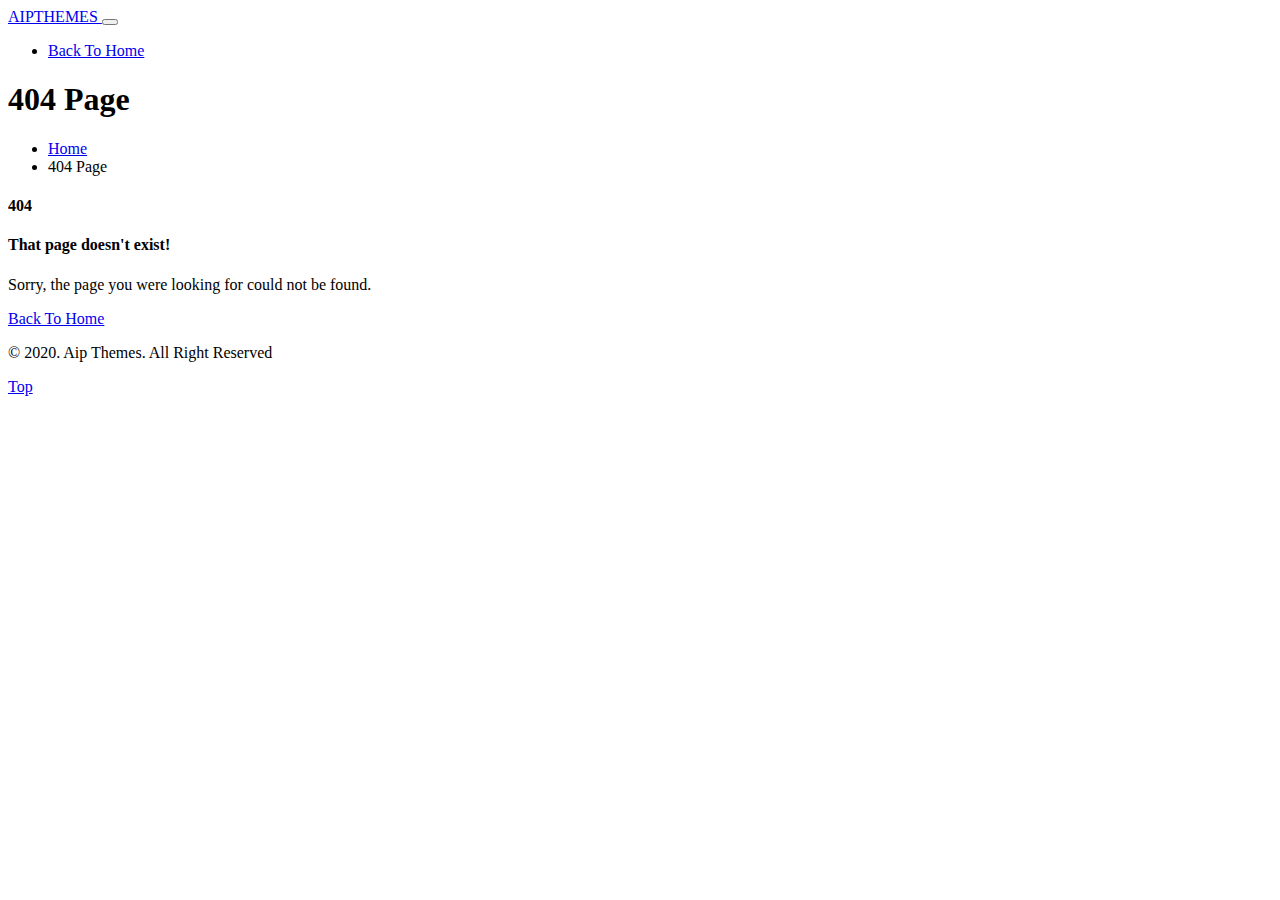
<file: fotor/css/owl.video.play.html>
<!DOCTYPE html>
<html lang="en">
<head>
    <meta charset="UTF-8">
    <meta name="viewport" content="width=device-width, initial-scale=1.0">
    <meta name="description" content="">
    <meta name="keywords" content="">
    <meta name="author" content="Yucel Yilmaz">
    <meta name="robots" content="index,follow">
    <meta name="publisher" content="Yucel Yilmaz" />
    <meta http-equiv="X-UA-Compatible" content="IE=edge">  
    <link rel="canonical" href="https://aipthemes.com" />
    <base href="https://aipthemes.com">
    <link href="https://fonts.googleapis.com/css2?family=Roboto:ital,wght@0,400;0,500;0,700;0,900;1,400;1,500;1,700;1,900&display=swap" rel="stylesheet">
    <link href="https://fonts.googleapis.com/css2?family=Poppins:ital,wght@0,400;0,500;0,600;0,700;0,800;0,900;1,400;1,500;1,600;1,700;1,800;1,900&display=swap" rel="stylesheet">
    <link rel="stylesheet" href="vendor/css/bootstrap.min.css">
    <link rel="stylesheet" href="vendor/css/magnific.popup.min.css">
    <link rel="stylesheet" href="vendor/css/animate.min.css">
    <link rel="stylesheet" href="vendor/css/owl.carousel.min.css">
    <link rel="stylesheet" href="vendor/css/fancybox.min.css">
    <link rel="stylesheet" href="vendor/css/owl.carousel.default.min.css">
    <link rel="stylesheet" href="fonts/font_awesome/css/all.css">
    <link rel="stylesheet" href="fonts/flat_icon/flaticon.css">
    <link rel="stylesheet" href="css/style.css">
    <title></title>
</head>
<body>

    <!--// Page Wrapper Start //-->
    <div class="page-wrapper">
        <!--// Header Start //-->
        <header class="header fixed-top" id="header">
            <div id="nav-menu-wrap">
                <div class="container">
                    <nav class="navbar navbar-expand-lg p-0">
                        <a class="navbar-brand" href="/">
                            AIPTHEMES
                        </a>
                        <button class="navbar-toggler" type="button" data-toggle="collapse" data-target="#fixedNavbar" aria-controls="fixedNavbar" aria-expanded="false" aria-label="Toggle navigation">
                            <span class="togler-icon-inner">
                                <span class="line-1"></span>
                                <span class="line-2"></span>
                                <span class="line-3"></span>
                            </span>
                        </button>
                        <div class="collapse navbar-collapse main-menu justify-content-end" id="fixedNavbar">
                            <ul class="navbar-nav">
                                <li class="nav-item">
                                    <a class="nav-link active" href="/">Back To Home</a>
                                </li>
                            </ul>
                        </div>
                    </nav>
                </div>
            </div>
            <!--// #nav-menu-wrap //-->
        </header>
        <!--// Header End  //-->
        <!--// Breadcrumb Section Start //-->
        <section class="breadcrumb-section section" data-bg-image-path="img/bg/breadcrumb-img.jpg">
            <div class="container">
                <div class="row justify-content-center">
                    <div class="col-lg-8">
                        <div class="breadcrumb-inner text-center">
                            <h1>404 Page</h1>
                            <ul class="breadcrumb-links">
                                <li>
                                    <a href="index.html">Home</a>
                                </li>
                                <li class="active">
                                    404 Page
                                </li>
                            </ul>
                        </div>
                    </div>
                </div>
                <!--// .row //-->
            </div>
            <!--// .container //-->
        </section>
        <!--// Breadcrumb Section end //-->

        <!--// Error Page Start //-->
        <section class="error-page section">
            <div class="container">
                <div class="row justify-content-center">
                    <div class="col-lg-7 col-md-10 col-sm-12">
                        <h4 class="error-text">404</h4>
                        <div class="page-404-body">
                            <h4 class="error-title">That page doesn't exist!</h4>
                            <p class="error-subline">Sorry, the page you were looking for could not be found.</p>
                            <a href="/" class="primary-icon-btn">Back To Home <i class="fa fa-home"></i></a>
                        </div>
                    </div>
                </div>
            </div>
        </section>
        <!--// Error Page End //-->
        <!--// Footer Start //-->
        <footer id="footer">
            <div id="copyright">
                <div class="container text-center">
                    <p class="copyright-text">
                        &copy; 2020. Aip Themes. All Right Reserved
                    </p>
                </div>
            </div>
            <!--// #copyright //-->
        </footer>
        <!--// Footer End //-->

        <a href="#" data-scroll-goto="0" class="scroll-top-btn">
            <i class="fa fa-arrow-up"></i>
            <span>Top</span>
        </a>
        <!--// .scroll-top-btn //-->

        <div id="preloader-wrap">
            <div class="preloader-inner">
                <div class="lds-roller">
                    <div></div>
                    <div></div>
                    <div></div>
                    <div></div>
                    <div></div>
                    <div></div>
                    <div></div>
                    <div></div>
                </div>
            </div>
        </div>
        <!--// #preloader-wrap //-->

    </div>
    <!--// Page Wrapper End //-->

        <!--// JQuery //-->
    <script src="vendor/js/jquery.min.js"></script>
    <!--// Images Loaded //-->
    <script src="vendor/js/images.loaded.min.js"></script>
    <!--// Magnific Popup //-->
    <script src="vendor/js/magnific.popup.min.js"></script>
    <!--// Popper Popup //-->
    <script src="vendor/js/popper.min.js"></script>
    <!--// Bootstrap //-->
    <script src="vendor/js/bootstrap.min.js"></script>
    <!--// Wow Js //-->
    <script src="vendor/js/wow.min.js"></script>
    <!--// Waypoint Js //-->
    <script src="vendor/js/waypoint.min.js"></script>
    <!--// Counter Up Js //-->
    <script src="vendor/js/counter.up.min.js"></script>
    <!--// JQuery Easing Functions //-->
    <script src="vendor/js/jquery.easing.min.js"></script>
    <!--// ScrollIt //-->
    <script src="vendor/js/scrollit.min.js"></script>
    <!--// Owl Carousel //-->
    <script src="vendor/js/owl.carousel.min.js"></script>
    <!--// Isotope Gallery //-->
    <script src="vendor/js/isotope.min.js"></script>
    <!--// FancyBox //-->
    <script src="vendor/js/fancybox.min.js"></script>
    <!--// Particles Js //-->
    <script src="vendor/js/particles.js"></script>
    <!--// Main Js //-->
    <script src="js/main.js"></script>    
</body>
</html>
</file>
<file: fotor/fonts/flat_icons/flaticon.css>
/*
  	Flaticon icon font: Flaticon
  	Creation date: 04/07/2018 08:54
  	*/

@font-face {
  font-family: "Flaticon";
  src: url("Flaticon_iconset_01.eot");
  src: url("Flaticon_iconset_01d41d.html?#iefix") format("embedded-opentype"),
       url("Flaticon_iconset_01.woff") format("woff"),
       url("Flaticon_iconset_01.ttf") format("truetype"),
       url("Flaticon_iconset_01#Flaticon") format("svg");
  font-weight: normal;
  font-style: normal;
}

@media screen and (-webkit-min-device-pixel-ratio:0) {
  @font-face {
    font-family: "Flaticon";
    src: url("Flaticon_iconset_01#Flaticon") format("svg");
  }
}

[class^="flaticon-"]:before, [class*=" flaticon-"]:before,
[class^="flaticon-"]:after, [class*=" flaticon-"]:after {   
  font-family: Flaticon;
        font-size: 20px;
font-style: normal;
margin-left: 20px;
}

.flaticon-001-workflow:before { content: "\f100"; }
.flaticon-002-web:before { content: "\f101"; }
.flaticon-003-vision:before { content: "\f102"; }
.flaticon-004-handshake:before { content: "\f103"; }
.flaticon-005-trophy:before { content: "\f104"; }
.flaticon-006-work:before { content: "\f105"; }
.flaticon-007-thinking:before { content: "\f106"; }
.flaticon-008-teamwork:before { content: "\f107"; }
.flaticon-009-target:before { content: "\f108"; }
.flaticon-010-success:before { content: "\f109"; }
.flaticon-011-strategy:before { content: "\f10a"; }
.flaticon-012-startup:before { content: "\f10b"; }
.flaticon-013-research:before { content: "\f10c"; }
.flaticon-014-profit:before { content: "\f10d"; }
.flaticon-015-partnership:before { content: "\f10e"; }
.flaticon-016-money:before { content: "\f10f"; }
.flaticon-017-money-bag:before { content: "\f110"; }
.flaticon-018-online-shop:before { content: "\f111"; }
.flaticon-019-mission:before { content: "\f112"; }
.flaticon-020-meeting:before { content: "\f113"; }
.flaticon-021-marketing:before { content: "\f114"; }
.flaticon-022-learning:before { content: "\f115"; }
.flaticon-023-investment:before { content: "\f116"; }
.flaticon-024-idea:before { content: "\f117"; }
.flaticon-025-human-resources:before { content: "\f118"; }
.flaticon-026-growth:before { content: "\f119"; }
.flaticon-027-piggy-bank:before { content: "\f11a"; }
.flaticon-028-design:before { content: "\f11b"; }
.flaticon-029-decision:before { content: "\f11c"; }
.flaticon-030-deal:before { content: "\f11d"; }
.flaticon-031-data:before { content: "\f11e"; }
.flaticon-032-coffee-cup:before { content: "\f11f"; }
.flaticon-033-jigsaw:before { content: "\f120"; }
.flaticon-034-business:before { content: "\f121"; }
.flaticon-035-budget:before { content: "\f122"; }
.flaticon-036-identity:before { content: "\f123"; }
</file>
<file: fotor/css/style.css>
/* -------------------------------------------------------------------
   Base                               
   ------------------------ /
 * 01.Base
 * 02.Typography
 * 03.Helper Class
   ------------------------ /
   Components                               
   ------------------------ /
 * 04.Buttons  
 * 05.Animations 
 * 06.Form(Input, Comment)
 * 07.Pagination 
 * 08.Preloader
   ------------------------ /
   Layout                               
   ------------------------ /
 * 09.Header
 * 10.Hero
 * 11.About
 * 12.Experience
 * 13.Counter
 * 14.Services
 * 15.Portfolio
 * 16.Testimonial
 * 17.Team
 * 18.Pricing
 * 19.Latest Blog
 * 20.Contact
 * 21.Footer
 * 22.Breadcrumb
   ------------------------ /
   Home Pages                              
   ------------------------ /
 * 23.Home Slider
 * 24.Home Page Youtube Video
 * 25.Home Particles
 * 26.Home Glitch Img 
   ------------------------ /
   Inner Pages                              
   ------------------------ /
 * 27.Portfolio Details
 * 28.Blog Single  
 * 29.Intro 

------------------------------------------------------------------- */
/* ---------------------------------------------------------------- */
/* 01.Base                               
/* ---------------------------------------------------------------- */

/* custom scroll bar */
::-webkit-scrollbar {
  width: 8px;
  border-radius: 10px;
}
::-webkit-scrollbar-track {
  background: #f1f1f1;
}
::-webkit-scrollbar-thumb {
  background:#fc5130;
  border-radius: 10px;
}

::-webkit-scrollbar-thumb:hover {
  background:#000;
}




body, html {
  font-size: 16px;
  font-family: "Poppins", sans-serif;
  color: #636b72;
  margin: 0;
  padding: 0;
}

::-moz-selection {
  background: #ff5000;
  color: #fff;
}

::selection {
  background: #ff5000;
  color: #fff;
}

a:link, a:hover, a:active, a:visited {
  text-decoration: none;
}

ul, ol {
  list-style-type: none;
  padding: 0;
  margin: 0;
}

textarea, textarea:focus, input, input:focus, button, button:focus {
  outline: none;
  resize: inherit;
}

/* ---------------------------------------------------------------- */
/* 02.Typography                               
/* ---------------------------------------------------------------- */
h1, h2, h3, h4, h5, h6 {
  font-family: "Poppins", sans-serif;
  font-weight: 700;
  color: #000;
  text-transform: capitalize;
  margin: 0;
  line-height: 1.5;
}

h1, .h1 {
  font-size: 3.7rem;
}

h2, .h2 {
  font-size: 3.2rem;
}

h3, .h3 {
  font-size: 2.9rem;
}

h4, .h4 {
  font-size: 2.133rem;
}

h5, .h5 {
  font-size: 1.467rem;
}

h6, .h6 {
  font-size: 1.2rem;
}

p {
  line-height: 28px;
  margin: 0;
}

/* ---------------------------------------------------------------- */
/* Responsive Media Query
/* Exra Small devices (portrait phones, less than 576px)
/* ---------------------------------------------------------------- */
@media only screen and (max-width: 575.98px) {
  h3 {
    font-size: 2.5rem;
  }
  .section .section-title {
    font-size: 2.2rem;
  }
  body {
    font-size: 14px;
  }
}

/* ---------------------------------------------------------------- */
/* 03.Helper Class                              
/* ---------------------------------------------------------------- */
.page-wrapper {
  overflow: hidden;
  position: relative;
}

.section {
  padding: 100px 0;
  overflow: hidden;
  position: relative;
}

.section .section-line-border {
  position: relative;
  overflow: hidden;
  height: 4px;
  width: 80px;
  border: none;
  background: #eee;
  margin: 0 auto 20px auto;
}

.section .section-line-border::before {
  content: "";
  position: absolute;
  top: 0;
  left: 0;
  height: 4px;
  width: 40px;
  background: #ff5000;
}

.section .section-sub-line {
  font-size: 1.1rem;
  margin-bottom: 70px;
  text-transform: capitalize;
}

.section .section-title span {
  color: #ff5000;
  position: relative;
  display: inline-block;
  margin-left: 10px;
}

.flex-box-center {
  display: -webkit-box;
  display: -ms-flexbox;
  display: flex;
  -webkit-box-pack: center;
      -ms-flex-pack: center;
          justify-content: center;
  -webkit-box-align: center;
      -ms-flex-align: center;
          align-items: center;
}

.pb-minus-70 {
  padding-bottom: 70px;
}

.bg-overlay {
  position: relative;
  top: 0;
  left: 0;
  overflow: hidden;
}

.bg-overlay::before {
  top: 0;
  left: 0;
  width: 100%;
  height: 100%;
  opacity: 0.6;
  content: "";
  position: absolute;
  background: #050629;
}

.owl-carousel .owl-item img {
  width: auto;
  display: inline-block;
}

.owl-carousel.owl-theme .owl-nav.disabled + .owl-dots {
  margin-top: 30px;
  line-height: 0;
}

.owl-carousel.owl-theme .owl-dots .owl-dot.active span {
  background: #ff5000;
}

.owl-carousel.owl-theme .owl-dots .owl-dot span {
  background: transparent;
  border: 2px solid #ff5000;
  margin: 0 5px;
  width: 11px;
  height: 11px;
  border-radius: 0;
}

/* ---------------------------------------------------------------- */
/* 04.Buttons                                                     
/* ---------------------------------------------------------------- */
.default-orange-btn {
  color: #fff;
  font-weight: 500;
  overflow: hidden;
  position: relative;
  border-radius: 5px;
  padding: 18px 36px;
  display: inline-block;
  text-transform: capitalize;
  background: #ff5000;
  -webkit-transition: all 0.25s linear;
  transition: all 0.25s linear;
}

.default-orange-btn:hover {
  color: #fff;
  background: #e64800;
  -webkit-animation: pulseOrange 1s 1 linear;
          animation: pulseOrange 1s 1 linear;
}

.default-white-btn {
  color: #ff5000;
  font-weight: 500;
  overflow: hidden;
  position: relative;
  border-radius: 5px;
  padding: 18px 36px;
  display: inline-block;
  text-transform: capitalize;
  background: #fff;
  -webkit-transition: all 0.25s linear;
  transition: all 0.25s linear;
}

.default-white-btn:hover {
  color: #fff;
  background: #e64800;
  -webkit-animation: pulseOrange 1s 1 linear;
          animation: pulseOrange 1s 1 linear;
}

.scroll-top-btn {
  opacity: 0;
  width: 50px;
  height: 50px;
  z-index: 18;
  right: 10px;
  bottom: 20px;
  color: #fff;
  position: fixed;
  line-height: 50px;
  text-align: center;
  visibility: hidden;
  border-radius: 5px;
  background: #ff5000;
  -webkit-transition: all 0.25s linear;
  transition: all 0.25s linear;
  -webkit-box-shadow: 0 0 0 0 #ff5000;
          box-shadow: 0 0 0 0 #ff5000;
  -webkit-animation: pulseOrange 2s infinite;
          animation: pulseOrange 2s infinite;
}

.scroll-top-btn.active {
  opacity: 1;
  visibility: visible;
}

.scroll-top-btn:hover {
  color: #fff;
  background: #e64800;
  -webkit-animation: none;
          animation: none;
}

/* ---------------------------------------------------------------- */
/* 05.Animations                                                     
/* ---------------------------------------------------------------- */
@-webkit-keyframes stickyMenu {
  0% {
    margin-top: -120px;
    opacity: 0;
  }
  50% {
    margin-top: -64px;
    opacity: 0;
  }
  100% {
    margin-top: 0;
    opacity: 1;
  }
}
@keyframes stickyMenu {
  0% {
    margin-top: -120px;
    opacity: 0;
  }
  50% {
    margin-top: -64px;
    opacity: 0;
  }
  100% {
    margin-top: 0;
    opacity: 1;
  }
}

@-webkit-keyframes loaderSpin {
  0% {
    -webkit-transform: rotate(0deg);
            transform: rotate(0deg);
  }
  100% {
    -webkit-transform: rotate(360deg);
            transform: rotate(360deg);
  }
}

@keyframes loaderSpin {
  0% {
    -webkit-transform: rotate(0deg);
            transform: rotate(0deg);
  }
  100% {
    -webkit-transform: rotate(360deg);
            transform: rotate(360deg);
  }
}

@-webkit-keyframes pulseOrange {
  0% {
    -webkit-box-shadow: 0 0 0 0 rgba(255, 80, 0, 0.2);
            box-shadow: 0 0 0 0 rgba(255, 80, 0, 0.2);
  }
  70% {
    -webkit-box-shadow: 0 0 0 20px rgba(255, 80, 0, 0);
            box-shadow: 0 0 0 20px rgba(255, 80, 0, 0);
  }
  100% {
    -webkit-box-shadow: 0 0 0 0 rgba(255, 80, 0, 0);
            box-shadow: 0 0 0 0 rgba(255, 80, 0, 0);
  }
}

@keyframes pulseOrange {
  0% {
    -webkit-box-shadow: 0 0 0 0 rgba(255, 80, 0, 0.2);
            box-shadow: 0 0 0 0 rgba(255, 80, 0, 0.2);
  }
  70% {
    -webkit-box-shadow: 0 0 0 20px rgba(255, 80, 0, 0);
            box-shadow: 0 0 0 20px rgba(255, 80, 0, 0);
  }
  100% {
    -webkit-box-shadow: 0 0 0 0 rgba(255, 80, 0, 0);
            box-shadow: 0 0 0 0 rgba(255, 80, 0, 0);
  }
}

@-webkit-keyframes pulseWhite {
  0% {
    -webkit-box-shadow: 0 0 0 0 rgba(255, 255, 255, 0.4);
            box-shadow: 0 0 0 0 rgba(255, 255, 255, 0.4);
  }
  70% {
    -webkit-box-shadow: 0 0 0 20px rgba(255, 255, 255, 0);
            box-shadow: 0 0 0 20px rgba(255, 255, 255, 0);
  }
  100% {
    -webkit-box-shadow: 0 0 0 0 rgba(255, 255, 255, 0);
            box-shadow: 0 0 0 0 rgba(255, 255, 255, 0);
  }
}

@keyframes pulseWhite {
  0% {
    -webkit-box-shadow: 0 0 0 0 rgba(255, 255, 255, 0.4);
            box-shadow: 0 0 0 0 rgba(255, 255, 255, 0.4);
  }
  70% {
    -webkit-box-shadow: 0 0 0 20px rgba(255, 255, 255, 0);
            box-shadow: 0 0 0 20px rgba(255, 255, 255, 0);
  }
  100% {
    -webkit-box-shadow: 0 0 0 0 rgba(255, 255, 255, 0);
            box-shadow: 0 0 0 0 rgba(255, 255, 255, 0);
  }
}

/* ---------------------------------------------------------------- */
/* 06.Form(Input, Comment)                             
/* ---------------------------------------------------------------- */
.comment-form-group {
  margin-bottom: 30px;
}

.comment-form-group .comment-form-control {
  width: 100%;
  border: none;
  display: block;
  color: #000;
  padding: 17px 20px;
  background: #fff;
  border-radius: 5px;
  border: 1px solid #e0e0e0;
  -webkit-transition: all 0.25s linear;
  transition: all 0.25s linear;
}

.comment-form-group .comment-form-control:focus {
  border-color: #000;
  color: #000;
}

.comment-form-group .default-orange-btn {
  border: none;
}

.comments-section-wrap {
  margin-top: 30px;
}

.comments-section-wrap .comments-head {
  margin-bottom: 30px;
}

.comments-section-wrap .comments-head .comment-title {
  color: #ff5000;
  font-weight: 500;
  display: inline-block;
  padding-bottom: 15px;
  position: relative;
}

.comments-section-wrap .comments-head .comment-title:after {
  left: 0;
  content: "";
  bottom: -2px;
  width: 100%;
  height: 2px;
  position: absolute;
  background: #ff5000;
}

.comments-section-wrap .comments-head .comment-title span {
  margin-right: 10px;
}

.comments-section-wrap .comments-item {
  background: #fff;
  margin-bottom: 30px;
}

.comments-section-wrap .comments-item img {
  border-radius: 5px;
}

.comments-section-wrap .comments-item h6 {
  margin-bottom: 10px;
}

/* ---------------------------------------------------------------- */
/* 07.Pagination                              
/* ---------------------------------------------------------------- */
.pagination-wrap {
  margin-top: 30px;
}

.pagination-wrap .pagination-link {
  width: 42px;
  height: 42px;
  color: #000;
  line-height: 42px;
  margin-right: 3px;
  border-radius: 5px;
  text-align: center;
  display: inline-block;
  -webkit-transition: all 0.25s linear;
  transition: all 0.25s linear;
  background: #fff;
  border: 1px solid rgba(224, 224, 224, 0.6);
}

.pagination-wrap .pagination-link:hover, .pagination-wrap .pagination-link.active {
  background: #ff5000;
  color: #fff !important;
  border-color: transparent;
}

.pagination-wrap .pagination-link:last-child {
  margin-right: 0;
}

/* ---------------------------------------------------------------- */
/* 08.Preloader                            
/* ---------------------------------------------------------------- */
#preloader {
  top: 0;
  left: 0;
  width: 100%;
  height: 100%;
  z-index: 15555;
  position: fixed;
  background: #fff;
}

#preloader #loader {
  left: 50%;
  top: 50%;
  width: 150px;
  height: 150px;
  display: block;
  position: relative;
  border-radius: 50%;
  margin: -75px 0 0 -75px;
  border-top-color: #ff5000;
  border: 3px solid transparent;
  -webkit-animation: loaderSpin 2s linear infinite;
          animation: loaderSpin 2s linear infinite;
}

#preloader #loader:before {
  top: 5px;
  left: 5px;
  right: 5px;
  bottom: 5px;
  content: "";
  border-radius: 50%;
  position: absolute;
  border: 3px solid transparent;
  border-top-color: #000;
  -webkit-animation: loaderSpin 3s linear infinite;
          animation: loaderSpin 3s linear infinite;
}

#preloader #loader:after {
  top: 15px;
  left: 15px;
  right: 15px;
  bottom: 15px;
  content: "";
  border-radius: 50%;
  position: absolute;
  border: 3px solid transparent;
  border-top-color: #ff5000;
  -webkit-animation: loaderSpin 1.5s linear infinite;
          animation: loaderSpin 1.5s linear infinite;
}

/* ---------------------------------------------------------------- */
/* 09.Header                                                   
/* ---------------------------------------------------------------- */
.header {
  padding: 10px 0;
  z-index: 555;
}

.header .navbar-brand {
  padding: 0;
  color: #fff;
  margin-right: 0;
  text-transform: capitalize;
}

.header .navbar-brand img {
  display: none;
}

.header .navbar-brand img.logo-transparent {
  display: block;
}

.header .nav-item .nav-link.active {
  color: #ff5000;
}

.header .nav-item:hover .nav-link {
  color: #ff5000;
}

.header .nav-link {
  color: #fff;
  font-size: 14px;
  font-weight: 500;
  padding: 20px 15px !important;
  text-transform: uppercase;
  letter-spacing: 0.6px;
  display: block;
  position: relative;
  line-height: 28px;
}

.header .nav-link:after {
  content: '';
  position: absolute;
  left: 0;
  bottom: 0;
  width: 100%;
  height: 2px;
  background: #ff5000;
}

.header .nav-link:not(.active):after {
  left: 0;
  bottom: 0;
  width: 100%;
  height: 2px;
  z-index: -7;
  content: '';
  position: absolute;
  -webkit-transform: scaleX(0);
          transform: scaleX(0);
  -webkit-transform-origin: 100% 0;
          transform-origin: 100% 0;
  background: #ff5000;
  -webkit-transition: -webkit-transform 0.4s ease;
  transition: -webkit-transform 0.4s ease;
  transition: transform 0.4s ease;
  transition: transform 0.4s ease, -webkit-transform 0.4s ease;
}

.header .nav-link:not(.active):hover:after {
  -webkit-transform: scaleX(1);
          transform: scaleX(1);
  -webkit-transform-origin: 0 0;
          transform-origin: 0 0;
}

.header.default-header .navbar {
  background: #fff;
}

.header.default-header .nav-link {
  color: #000;
}

.header.default-header .navbar-toggler .togler-icon-inner span {
  background: #000;
}






.header .navbar-toggler {
  outline: none;
  border: none;
  border-radius: 0;
  padding: 0 10px 0 0;
}

.header .navbar-toggler .togler-icon-inner span {
  height: 3px;
  margin: 5px;
  width: 30px;
  display: block;
  background: #fff;
  -webkit-transition: all 0.3s ease;
  transition: all 0.3s ease;
}

.header .navbar-toggler .togler-icon-inner span:nth-child(2) {
  width: 20px !important;
  margin-left: auto;
}

.header .navbar-toggler .togler-icon-inner span:last-child {
  margin-bottom: 0;
}

.header .navbar-toggler[aria-expanded="true"] .togler-icon-inner span:nth-child(1) {
  -webkit-transform: rotate(-45deg) translate(-5px, 6px);
          transform: rotate(-45deg) translate(-5px, 6px);
}

.header .navbar-toggler[aria-expanded="true"] .togler-icon-inner span:nth-child(2) {
  opacity: 0;
}

.header .navbar-toggler[aria-expanded="true"] .togler-icon-inner span:nth-child(3) {
  -webkit-transform: rotate(45deg) translate(-5px, -6px);
          transform: rotate(45deg) translate(-5px, -6px);
}

.header .dropdown-toggle {
  padding-right: 25px !important;
}

.header .dropdown-toggle:after {
  display: inline-block;
  margin-left: 0;
  vertical-align: initial;
  content: "";
  border: none;
}

.header .dropdown-toggle:before {
  content: "\f078";
  top: 50%;
  right: 0;
  position: absolute;
  display: inline-block;
  font-weight: 700;
  font-family: "Font Awesome 5 Free";
  font-size: 12px;
  display: inline-block;
  -webkit-transition: all 0.25s ease;
  transition: all 0.25s ease;
  -webkit-transform: translateY(-50%);
          transform: translateY(-50%);
}

.header .dropdown-toggle[aria-expanded="true"]:before {
  top: 20px;
  -webkit-transform: rotate(180deg);
          transform: rotate(180deg);
}

.header.header-shrink {
  padding: 0;
  background: #fff;
  -webkit-box-shadow: 0px 13px 35px -12px rgba(43, 50, 54, 0.2);
          box-shadow: 0px 13px 35px -12px rgba(43, 50, 54, 0.2);
  -webkit-animation: stickyMenu 0.7s ease-in-out;
          animation: stickyMenu 0.7s ease-in-out;
}

.header.header-shrink .nav-link {
  color: #000;
}

.header.header-shrink .togler-icon-inner span {
  background-color: #000;
}

/* ---------------------------------------------------------------- */
/* Responsive Media Query
 * Medium devices (tablets, less than 992px)
/* ---------------------------------------------------------------- */
@media only screen and (max-width: 991.98px) {
  .header {
    padding: 0;
  }
  .header .container {
    max-width: 100%;
    padding: 0;
  }
  .header .navbar-brand {
    padding: 10px 0 10px 15px;
  }
  .header .main-menu {
    background: #fff;
  }
  .header .main-menu .navbar-nav {
    max-height: 400px;
    overflow: hidden;
    overflow-y: auto;
  }
  .header .main-menu .navbar-nav .nav-item:last-child .nav-link {
    border-bottom: 0;
  }
  .header .main-menu .navbar-nav .nav-link {
    color: #000;
    padding: 10px 15px !important;
    -webkit-transition: all 0.25s linear;
    transition: all 0.25s linear;
    border-bottom: 1px solid #eee;
  }
  .header .main-menu .navbar-nav .nav-link:after {
    display: none;
  }
  .header .main-menu .navbar-nav .nav-link.active {
    background: #ff5000;
    color: #fff !important;
    border-color: #ff5000;
  }
  .header .main-menu .navbar-nav .nav-link:not(.active):hover {
    background: #ff5000;
    color: #fff !important;
    border-color: #ff5000;
  }
  .header .main-menu .dropdown-menu {
    -webkit-box-shadow: none;
            box-shadow: none;
    background: #fefef3;
  }
  .header .main-menu .dropdown-menu .dropdown-item:hover {
    background: #ff5000;
  }
  .header .dropdown-toggle:before {
    top: 27px !important;
    right: 20px !important;
  }
  .header .dropdown-toggle[aria-expanded="true"]:before {
    top: 11px !important;
    -webkit-transform: rotate(180deg) !important;
            transform: rotate(180deg) !important;
  }
}

/* ---------------------------------------------------------------- */
/* Responsive Media Query
 * Large devices (desktop, less than min-width: 992px)
/* ---------------------------------------------------------------- */
@media screen and (min-width: 992px) {
  .dropdown-menu {
    border: 0;
    top: 80%;
    left: 0;
    color: #000;
    z-index: 15;
    opacity: 0;
    visibility: hidden;
    display: initial;
    min-width: 250px;
    border-radius: 0;
    position: absolute;
  }
  .dropdown-menu.show {
    opacity: 1;
    top: 100%;
    visibility: visible;
    -webkit-transition: all 0.25s linear;
    transition: all 0.25s linear;
  }
}

/* ---------------------------------------------------------------- */
/* 10.Hero                                                    
/* ---------------------------------------------------------------- */
.hero-banner {
  position: relative;
  overflow: hidden;
  min-height: 100vh;
  display: -webkit-box;
  display: -ms-flexbox;
  display: flex;
  -webkit-box-align: center;
      -ms-flex-align: center;
          align-items: center;
  -webkit-box-pack: center;
      -ms-flex-pack: center;
          justify-content: center;
  background-size: cover;
  background-position: center center;
  background-repeat: no-repeat;
  display: flex;
  align-items: center;
  justify-content: center;
}

.hero-banner .hero-inner .hero-social {
  margin-bottom: 10px;
}

.hero-banner .hero-inner .hero-social a {
  height: 42px;
  width: 42px;
  color: #fff;
  line-height: 42px;
  border-radius: 5px;
  margin-right: 10px;
  background: #ff5000;
  display: inline-block;
  text-align: center;
}

.hero-banner .hero-inner .hero-social a:last-child {
  margin-right: 0;
}

.hero-banner .hero-inner .hero-social a:hover {
  -webkit-animation: pulseOrange 1s 1 linear;
          animation: pulseOrange 1s 1 linear;
}

.hero-banner .hero-inner .hero-social-white {
  margin-bottom: 10px;
}

.hero-banner .hero-inner .hero-social-white a {
  height: 42px;
  width: 42px;
  color: #ff5000;
  line-height: 42px;
  border-radius: 5px;
  margin-right: 10px;
  text-align: center;
  background: #fff;
  display: inline-block;
  -webkit-transition: all 0.25s linear;
  transition: all 0.25s linear;
}

.hero-banner .hero-inner .hero-social-white a:last-child {
  margin-right: 0;
}

.hero-banner .hero-inner .hero-social-white a:hover {
  color: #fff;
  background: #e64800;
  -webkit-animation: pulseOrange 1s 1 linear;
          animation: pulseOrange 1s 1 linear;
}

.hero-banner .hero-inner h1 {
  display: block;
  text-transform: capitalize;
  color: #000;
  margin-bottom: 15px;
  font-size: 50px;
}

.hero-banner .hero-inner h1 #typed-text, .hero-banner .hero-inner h1 .typed-cursor {
  color: #ff5000;
}

.hero-banner .hero-inner p {
  max-width: 550px;
  font-size: 1rem;
  margin-bottom: 30px;
  font-style: normal;
}

.hero-banner .hero-inner.white-text p, .hero-banner .hero-inner.white-text h1 {
  color: #fff;
}

.hero-banner .banner-profile-img {
  z-index: 77;
  position: relative;
}

.hero-banner .banner-profile-img:before {
  content: "";
  position: absolute;
  top: 50%;
  right: -15px;
  width: 80%;
  height: 80%;
  opacity: 1;
  z-index: -77;
  background: #ff5000;
  border-radius: 10px;
  -webkit-transform: translateY(-50%);
          transform: translateY(-50%);
  -webkit-box-shadow: 0 6px 12px 0 rgba(255, 80, 0, 0.4);
          box-shadow: 0 6px 12px 0 rgba(255, 80, 0, 0.4);
}

.hero-banner .banner-profile-img img {
  z-index: 150;
  border-radius: 10px;
  -webkit-box-shadow: 0 23px 49px 0 rgba(0, 0, 0, 0.1);
          box-shadow: 0 23px 49px 0 rgba(0, 0, 0, 0.1);
}

.hero-banner .button-group-center {
  left: 50%;
  bottom: 30px;
  height: 160px;
  width: 160px;
  background: #fff;
  border-radius: 50%;
  position: absolute;
  display: -webkit-box;
  display: -ms-flexbox;
  display: flex;
  z-index: 18;
  -webkit-box-align: center;
      -ms-flex-align: center;
          align-items: center;
  -webkit-box-pack: center;
      -ms-flex-pack: center;
          justify-content: center;
  -webkit-transform: translateX(-50%);
          transform: translateX(-50%);
  -webkit-box-shadow: 0 23px 49px 0 rgba(0, 0, 0, 0.1);
          box-shadow: 0 1px 30px 0 rgba(0, 0, 0, 0.12);
}

.hero-banner .button-group-center .my-video-btn {
  color: #fff;
  height: 60px;
  width: 60px;
  text-align: center;
  line-height: 60px;
  padding-left: 3px;
  border-radius: 50%;
  background: #ff5000;
  -webkit-transition: all 0.25s linear;
  transition: all 0.25s linear;
}

.hero-banner .button-group-center .my-video-btn:hover {
  color: #fff;
  background: #e64800;
  -webkit-animation: pulseOrange 1s 1 linear;
          animation: pulseOrange 1s 1 linear;
}

.hero-banner .button-group-center .scroll-down-btn {
  top: -25px;
  left: 50%;
  height: 60px;
  width: 60px;
  color: #ff5000;
  text-align: center;
  line-height: 60px;
  position: absolute;
  background: #fff;
  border-radius: 50%;
  -webkit-transition: all 0.25s linear;
  transition: all 0.25s linear;
  -webkit-transform: translateX(-50%);
          transform: translateX(-50%);
  -webkit-box-shadow: 0 10px 15px 0 rgba(0, 0, 0, 0.08);
          box-shadow: 0 10px 15px 0 rgba(0, 0, 0, 0.08);
}

.hero-banner .button-group-center .scroll-down-btn:hover {
  color: #fff;
  background: #e64800;
  -webkit-animation: pulseOrange 1s 1 linear;
          animation: pulseOrange 1s 1 linear;
}

/* ---------------------------------------------------------------- */
/* Responsive Media Query
 * Medium devices (tablets, less than 992px)
/* ---------------------------------------------------------------- */
@media only screen and (max-width: 991.98px) {
  .hero-banner {
    text-align: center;
  }
  .hero-banner .banner-profile-img {
    display: none;
  }
}

/* ---------------------------------------------------------------- */
/* Responsive Media Query
/* Small devices (landscape phones, less than 768px)
/* ---------------------------------------------------------------- */
@media only screen and (max-width: 767.98px) {
  .hero-banner .button-group-center {
    display: none;
  }
  .hero-banner .hero-inner h1 {
    font-size: 2.4rem;
  }
}

/* ---------------------------------------------------------------- */
/* 11.About                             
/* ---------------------------------------------------------------- */
.about-inner h4 {
  margin-bottom: 15px;
}

.about-inner h4 span {
  color: #ff5000;
}

.about-inner p {
  margin-bottom: 30px;
}

.about-inner .about-list {
  margin-bottom: 30px;
}

.about-inner .about-list li {
  margin-bottom: 10px;
  width: 100%;
}

.about-inner .about-list li:last-child {
  margin-bottom: 0;
}

.about-inner .about-list li .list-item-title {
  color: #000;
  font-weight: 700;
}

.about-inner .about-list li .list-item-title:after {
  content: ":";
  display: inline-block;
  margin-right: 10px;
  margin-left: 10px;
}

.about-img-wrap {
  z-index: 82;
  position: relative;
}

.about-img-wrap:before {
  content: "";
  top: 50%;
  left: -30px;
  width: 80%;
  height: 80%;
  z-index: -77;
  position: absolute;
  background: #ff5000;
  border-radius: 10px;
  -webkit-transform: translateY(-50%);
          transform: translateY(-50%);
  -webkit-box-shadow: 0 6px 12px 0 rgba(255, 80, 0, 0.4);
          box-shadow: 0 6px 12px 0 rgba(255, 80, 0, 0.4);
}

.about-img-wrap img {
  border-radius: 10px;
  -webkit-box-shadow: 0 23px 49px 0 rgba(0, 0, 0, 0.1);
          box-shadow: 0 23px 49px 0 rgba(0, 0, 0, 0.1);
}

/* ---------------------------------------------------------------- */
/* Responsive Media Query
 * Medium devices (tablets, less than 992px)
/* ---------------------------------------------------------------- */
@media only screen and (max-width: 991.98px) {
  .about-img-wrap img {
    display: none;
  }
}

/* ---------------------------------------------------------------- */
/* Responsive Media Query
/* Small devices (landscape phones, less than 768px)
/* ---------------------------------------------------------------- */
@media only screen and (max-width: 767.98px) {
  .about-inner h4 {
    font-size: 2.2rem;
  }
}

/* ---------------------------------------------------------------- */
/* 12.Experience                            
/* ---------------------------------------------------------------- */
.experience-item {
  padding: 30px;
  margin-bottom: 30px;
  background: #fff;
  border-radius: 10px;
  -webkit-transition: all 0.1s linear;
  transition: all 0.25s linear;
  -webkit-box-shadow: 0 10px 15px 0 rgba(0, 0, 0, 0.08);
          box-shadow: 0px 10px 13px 0 rgba(0, 0, 0, 0.04);
}

.experience-item:hover {
background: #000;
  box-shadow: none !important;
  color: #fff;
  -webkit-transform: translateY(-10px);
          transform: translateY(-10px);
}

.experience-item:hover .resume-univ-icon span {
  text-align: center;
}

.experience-item:hover .resume-univ-icon span:before {
  background: #ff5000;
  color: #fff;
  -webkit-animation: pulseOrange 1s 1 linear;
          animation: pulseOrange 1s 1 linear;
}

.experience-item .resume-univ-text {
  color: #ff5000;
  font-weight: 600;
  text-transform: uppercase;
}

.experience-item .resume-univ-text h6 {
  color: #ff5000;
  font-weight: 500;
  margin-bottom: 10px;
}
.experience-item:hover .resume-univ-text h5
{
  color: #fff 
}

.experience-item .resume-univ-text h6 i {
  color: #ff5000;
  margin-right: 10px;
}

.experience-item .resume-univ-icon span {
  text-align: center;
}

.experience-item .resume-univ-icon span:before {
  color: #fff;
  width: 90px;
  height: 90px;
  margin-left: 0;
  font-size: 45px;
  background: transparent;
  border-radius: 10px;
  display: inline-block;
  margin-bottom: 20px;
  line-height: 90px;
  -webkit-transition: all 0.25s linear;
  transition: all 0.25s linear;
  background: #ff5000;
}

.experience-item .experience-item-body {
  margin-top: 10px;
}

.resume-tab-item .resume-tab-item-inner {
  padding: 30px;
  margin-bottom: 30px;
  background: #fff;
  border-radius: 10px;
  -webkit-transition: all 0.25s linear;
  transition: all 0.25s linear;
  -webkit-box-shadow: 0 10px 15px 0 rgba(0, 0, 0, 0.08);
          box-shadow: 0 10px 15px 0 rgba(0, 0, 0, 0.08);
}

.resume-tab-item .resume-tab-item-inner:hover {
  cursor: pointer;
  -webkit-box-shadow: 0 23px 49px 0 rgba(0, 0, 0, 0.1);
          box-shadow: 0 23px 49px 0 rgba(0, 0, 0, 0.1);
}

.resume-tab-item i {
  text-align: center;
}

.resume-tab-item i:before {
  color: #ff5000;
  width: 90px;
  height: 90px;
  margin-left: 0;
  font-size: 45px;
  background: transparent;
  border-radius: 10px;
  display: inline-block;
  margin-bottom: 20px;
  line-height: 90px;
  -webkit-transition: all 0.25s linear;
  transition: all 0.25s linear;
  background: rgba(255, 80, 0, 0.1);
}

.resume-tab-item.active i:before {
  color: #fff;
  background: #ff5000;
  -webkit-animation: pulseOrange 1s 1 linear;
          animation: pulseOrange 1s 1 linear;
}

.resume-tab-item.active h5 {
  -webkit-transition: initial;
  transition: initial;
}

.resume-tab-content {
  position: relative;
  display: none;
  /*! overflow: hidden; */
}

.resume-tab-content.active {
  display: block;
  -webkit-animation: fadeInDown 1s ease forwards;
          animation: fadeInDown 1s ease forwards;
}

/* ---------------------------------------------------------------- */
/* Responsive Media Query
 * Medium devices (tablets, less than 992px)
/* ---------------------------------------------------------------- */
@media only screen and (max-width: 991.98px) {
  .experience-number {
    display: none !important;
  }
  .experience-item {
    text-align: left !important;
  }
}

/* ---------------------------------------------------------------- */
/* Responsive Media Query
/* Small devices (landscape phones, less than 768px)
/* ---------------------------------------------------------------- */
@media only screen and (max-width: 767.98px) {
  .resume-tab-content .experience-item:nth-child(5) {
    margin-bottom: 30px;
  }
}

/* ---------------------------------------------------------------- */
/* Responsive Media Query
/* Size reduced because it does not fit on this device
 * Extra small devices (Iphone 5, less than 320px)
/* ---------------------------------------------------------------- */
@media only screen and (max-width: 320px) {
  .resume-toggle-wrap a {
    padding: 16px 25px;
  }
}

/* ---------------------------------------------------------------- */
/* 13.Counters                            
/* ---------------------------------------------------------------- */
.counters-item {
  padding: 30px;
  background: #fff;
  margin-bottom: 30px;
  text-align: center;
  border-radius: 10px;
  -webkit-transition: all 0.25s linear;
  transition: all 0.25s linear;
  -webkit-box-shadow: 0 10px 15px 0 rgba(0, 0, 0, 0.08);
          box-shadow: 0 10px 15px 0 rgba(0, 0, 0, 0.08);
}

.counters-item:hover {
  -webkit-transform: translateY(-10px);
          transform: translateY(-10px);
  -webkit-box-shadow: 0 23px 49px 0 rgba(0, 0, 0, 0.1);
          box-shadow: 0 23px 49px 0 rgba(0, 0, 0, 0.1);
}

.counters-item:hover span {
  text-align: center;
}

.counters-item:hover span:before {
  -webkit-animation: pulseOrange 1s 1 linear;
          animation: pulseOrange 1s 1 linear;
}

.counters-item span:before {
  width: 90px;
  height: 90px;
  margin-left: 0;
  font-size: 45px;
  text-align: center;
  border-radius: 10px;
  display: inline-block;
  margin-bottom: 20px;
  line-height: 90px;
  -webkit-transition: all 0.25s linear;
  transition: all 0.25s linear;
  background: #ff5000;
  color: #fff;
}

.counters-item .counters-body h3 {
  margin-bottom: 5px;
}

/* ---------------------------------------------------------------- */
/* 14.Services                                                    
/* ---------------------------------------------------------------- */
.services-box {
  padding: 30px;
  overflow: hidden;
  margin-bottom: 30px;
  background: #fff;
  text-align: center;
  border-radius: 10px;
  -webkit-transition: all 0.25s linear;
  transition: all 0.25s linear;
  -webkit-box-shadow: 0 10px 15px 0 rgba(0, 0, 0, 0.08);
          box-shadow: 0 10px 15px 0 rgba(0, 0, 0, 0.08);
}

.services-box:hover {
  -webkit-box-shadow: 0 23px 49px 0 rgba(0, 0, 0, 0.1);
          box-shadow: 0 23px 49px 0 rgba(0, 0, 0, 0.1);
  -webkit-transform: translateY(-10px);
          transform: translateY(-10px);
}

.services-box:hover .services-box-icon span {
  text-align: center;
}

.services-box:hover .services-box-icon span:before {
  -webkit-animation: pulseOrange 1s 1 linear;
          animation: pulseOrange 1s 1 linear;
}

.services-box .services-box-icon span {
  text-align: center;
}

.services-box .services-box-icon span:before {
  color: #fff;
  width: 90px;
  height: 90px;
  margin-left: 0;
  font-size: 45px;
  background: #ff5000;
  border-radius: 10px;
  display: inline-block;
  margin-bottom: 20px;
  line-height: 90px;
  -webkit-transition: all 0.25s linear;
  transition: all 0.25s linear;
}

.services-box .services-box-body h5 {
  margin-bottom: 10px;
}

/* ---------------------------------------------------------------- */
/* 15.Portfolio                                                     
/* ---------------------------------------------------------------- */
.portfolio-filter {
  text-align: center;
  margin-bottom: 30px;
}

.portfolio-filter a {
  margin-right: 15px;
  color: #000;
  text-align: center;
  border-radius: 5px;
  font-weight: 500;
  padding: 10px 30px;
  text-transform: capitalize;
  -webkit-transition: initial;
  transition: initial;
  border: 2px solid #ff5000;
}

.portfolio-filter a.current {
  color: #fff;
  background: #ff5000;
}

.glry-item {
  margin: 0px 0px 30px 0px;
  padding-left: 10px;
  border-radius: 10px;
}

.glry-item .portfolio-img img {
  width: 100%;
}

.glry-item:hover .portfolio-inner .portfolio-back:after, .glry-item:hover .portfolio-inner .portfolio-back:before {
  top: 0;
  -webkit-transition: all 0.5s;
  transition: all 0.5s;
}

.glry-item:hover .portfolio-inner .portfolio-back .portfolio-buttons {
  opacity: 1;
  display: block;
  visibility: visible;
  -webkit-transition-delay: 0.3s;
          transition-delay: 0.3s;
  -webkit-animation: fadeInUp 0.3s ease-in-out forwards;
          animation: fadeInUp 0.3s ease-in-out forwards;
}

.glry-item .portfolio-inner {
  overflow: hidden;
  position: relative;
  border-radius: 10px;
  -webkit-transition: all 0.25s linear;
  transition: all 0.25s linear;
}

.glry-item .portfolio-inner:hover {
  -webkit-box-shadow: 0 23px 49px 0 rgba(0, 0, 0, 0.2);
          box-shadow: 0 23px 49px 0 rgba(0, 0, 0, 0.2);
}

.glry-item .portfolio-inner .portfolio-back {
  left: 0;
  top: 0;
  width: 100%;
  height: 100%;
  position: absolute;
  text-align: center;
  border-radius: 10px;
  display: -webkit-box;
  display: -ms-flexbox;
  display: flex;
  -webkit-box-align: center;
      -ms-flex-align: center;
          align-items: center;
  -webkit-box-pack: center;
      -ms-flex-pack: center;
          justify-content: center;
  -webkit-transition: all 0.25s linear;
  transition: all 0.25s linear;
}

.glry-item .portfolio-inner .portfolio-back:after, .glry-item .portfolio-inner .portfolio-back:before {
  content: "";
  width: 50%;
  height: 100%;
  background: rgba(5, 6, 41, 0.8);
  position: absolute;
  -webkit-transition: all 0.25s linear;
  transition: all 0.25s linear;
}

.glry-item .portfolio-inner .portfolio-back:after {
  left: 0;
  top: -100%;
}

.glry-item .portfolio-inner .portfolio-back:before {
  right: 0;
  top: 100%;
}

.glry-item .portfolio-inner .portfolio-back .portfolio-buttons {
  z-index: 73;
  -webkit-animation: fadeOutDown 0.3s ease-in-out forwards;
          animation: fadeOutDown 0.3s ease-in-out forwards;
}

.glry-item .portfolio-inner .portfolio-back .portfolio-buttons a {
  width: 60px;
  height: 60px;
  display: inline-block;
  background: #fff;
  text-align: center;
  line-height: 60px;
  color: #ff5000;
  border-radius: 5px;
  margin-right: 5px;
  -webkit-transition: all 0.25s linear;
  transition: all 0.25s linear;
}

.glry-item .portfolio-inner .portfolio-back .portfolio-buttons a:last-child {
  margin-right: 0;
}

.glry-item .portfolio-inner .portfolio-back .portfolio-buttons a:hover {
  color: #fff;
  background: #ff5000;
  -webkit-animation: pulseOrange 1s 1 linear;
          animation: pulseOrange 1s 1 linear;
}

/* ---------------------------------------------------------------- */
/* Responsive Media Query
/* Small devices (landscape phones, less than 768px)
/* ---------------------------------------------------------------- */
@media only screen and (max-width: 767.98px) {
  .portfolio-filter {
    -webkit-box-orient: vertical;
    -webkit-box-direction: normal;
        -ms-flex-direction: column;
            flex-direction: column;
  }
  .portfolio-filter a {
    display: block;
    margin-right: 0;
    margin-top: 10px;
  }
  .portfolio-filter a:first-child {
    margin-top: 0;
  }
}

/* ------------------------------------------------------------------- */
/* 16.Testimonial
/* ------------------------------------------------------------------- */
.testimonials-item {
  text-align: center;
  background: transparent;
}

.testimonials-item img {
  margin-bottom: 30px;
  border-radius: 10px;
}

.testimonials-item .testimonials-body h5 {
  margin-bottom: 5px;
}

.testimonials-item .testimonials-body p {
  font-style: italic;
}

.testimonials-item .testimonials-body span {
  color: #ff5000;
  display: block;
  margin-bottom: 20px;
  font-weight: 500;
}

.testimonials-item .testimonials-body .testimonial-rating {
  margin-top: 20px;
}

.testimonials-item .testimonials-body .testimonial-rating i {
  color: #ff5000;
}

/* ---------------------------------------------------------------- */
/* 17.Team                                                    
/* ---------------------------------------------------------------- */
.team-card {
  position: relative;
  margin-bottom: 30px;
  text-align: center;
  border-radius: 10px;
  -webkit-transition: all 0.25s linear;
  transition: all 0.25s linear;
  -webkit-box-shadow: 0 10px 15px 0 rgba(0, 0, 0, 0.08);
          box-shadow: 0 10px 15px 0 rgba(0, 0, 0, 0.08);
}

.team-card:hover {
  -webkit-box-shadow: 0 23px 49px 0 rgba(0, 0, 0, 0.1);
          box-shadow: 0 23px 49px 0 rgba(0, 0, 0, 0.1);
}

.team-card img {
  border-radius: 10px;
}

.team-card .team-text h5 {
  margin-bottom: 5px;
}

.team-card .team-text span {
  display: block;
  margin-bottom: 20px;
}

.team-card .team-card-body {
  padding: 30px;
}

.team-card .team-card-body .social-links a {
  height: 42px;
  width: 42px;
  color: #fff;
  line-height: 42px;
  border-radius: 5px;
  margin-right: 10px;
  background: #ff5000;
  display: inline-block;
  -webkit-transition: all 0.25s linear;
  transition: all 0.25s linear;
}

.team-card .team-card-body .social-links a:last-child {
  margin-right: 0;
}

.team-card .team-card-body .social-links a:hover {
  color: #fff;
  background: #e64800;
  -webkit-animation: pulseOrange 1s 1 linear;
          animation: pulseOrange 1s 1 linear;
}

/* ---------------------------------------------------------------- */
/* 18.Pricing                           
/* ---------------------------------------------------------------- */
.price-table {
  padding: 30px;
  margin-bottom: 30px;
  background: #fff;
  border-radius: 10px;
  -webkit-transition: all 0.25s linear;
  transition: all 0.25s linear;
  -webkit-box-shadow: 0 10px 15px 0 rgba(0, 0, 0, 0.08);
          box-shadow: 0 10px 15px 0 rgba(0, 0, 0, 0.08);
}

.price-table:hover {
  -webkit-box-shadow: 0 23px 49px 0 rgba(0, 0, 0, 0.1);
          box-shadow: 0 23px 49px 0 rgba(0, 0, 0, 0.1);
  -webkit-transform: translateY(-10px);
          transform: translateY(-10px);
}

.price-table:hover .price-top-inner .price-icon:before {
  -webkit-animation: pulseOrange 1s 1 linear;
          animation: pulseOrange 1s 1 linear;
}

.price-table .price-top-inner h5 {
  margin-bottom: 20px;
}

.price-table .price-top-inner .price-icon:before {
  width: 90px;
  height: 90px;
  margin-left: 0;
  font-size: 45px;
  border-radius: 10px;
  display: inline-block;
  margin-bottom: 20px;
  line-height: 90px;
  -webkit-transition: all 0.25s linear;
  transition: all 0.25s linear;
  background: #ff5000;
  color: #fff;
}

.price-table .price-text span {
  font-size: 40px;
  font-weight: 600;
  color: #000;
  line-height: initial;
}

.price-table .price-value-list {
  margin: 30px 0;
}

.price-table .price-value-list li {
  margin-bottom: 10px;
}

.price-table .price-value-list li:last-child {
  margin-bottom: 0;
}

/* ---------------------------------------------------------------- */
/* 19.Latest Blog                              
/* ---------------------------------------------------------------- */
.blog-item {
  background: #fff;
  border-radius: 10px;
  margin-bottom: 30px;
  -webkit-transition: all 0.25s linear;
  transition: all 0.25s linear;
  -webkit-box-shadow: 0 10px 15px 0 rgba(0, 0, 0, 0.08);
          box-shadow: 0 10px 15px 0 rgba(0, 0, 0, 0.08);
}

.blog-item:hover {
  -webkit-box-shadow: 0 23px 49px 0 rgba(0, 0, 0, 0.1);
          box-shadow: 0 23px 49px 0 rgba(0, 0, 0, 0.1);
}

.blog-item .blog-top {
  position: relative;
  overflow: hidden;
  border-radius: 10px;
}

.blog-item .blog-top img {
  width: 100%;
  height: auto;
  border-radius: 10px;
  -webkit-transition: all 0.25s linear;
  transition: all 0.25s linear;
}

.blog-item .blog-top img:hover {
  -webkit-transform: scale(1.05);
          transform: scale(1.05);
}

.blog-item .blog-body {
  padding: 30px;
  position: relative;
}

.blog-item .blog-body .blog-author, .blog-item .blog-body .blog-date {
  color: #000;
  font-size: 0.92rem;
  font-weight: 500;
}

.blog-item .blog-body .blog-author:hover, .blog-item .blog-body .blog-date:hover {
  color: #ff5000;
}

.blog-item .blog-body .blog-author i, .blog-item .blog-body .blog-date i {
  color: #ff5000;
}

.blog-item .blog-body .blog-title {
  margin-bottom: 10px;
}

.blog-item .blog-body .blog-title a {
  color: #000;
}

.blog-item .blog-body .blog-title a:hover {
  color: #ff5000;
}

.blog-item .blog-body .blog-text {
  margin: 15px 0;
}

.blog-item .blog-body .default-link {
  color: #000;
  font-weight: 600;
  text-transform: capitalize;
}

.blog-item .blog-body .default-link:hover {
  color: #ff5000;
}

.blog-item .blog-body .default-link:hover i {
  margin-left: 8px;
}

.blog-item .blog-body .default-link i {
  margin-left: 5px;
  -webkit-transition: all 0.25s linear;
  transition: all 0.25s linear;
}

/* ---------------------------------------------------------------- */
/* 20.Contact                            
/* ---------------------------------------------------------------- */
.contact-content {
  padding: 30px;
  border-radius: 10px;
  -webkit-box-shadow: 0 23px 49px 0 rgba(0, 0, 0, 0.08);
          box-shadow: 0 23px 49px 0 rgba(0, 0, 0, 0.08);
}

.contact-content .contact-form .contact-form-group {
  margin-bottom: 30px;
}

.contact-content .contact-form .contact-form-group .default-orange-btn {
  border: none;
}

.contact-content .contact-form .contact-form-control {
  width: 100%;
  border: none;
  display: block;
  color: #000;
  padding: 17px 20px;
  background: #fff;
  border-radius: 5px;
  border: 1px solid #e0e0e0;
  -webkit-transition: all 0.25s linear;
  transition: all 0.25s linear;
}

.contact-content .contact-form .contact-form-control:focus {
  border-color: #000;
  color: #000;
}

.contact-content .contact-form .empty-form span, .contact-content .contact-form .email-invalid span, .contact-content .contact-form .success-form span {
  display: block;
  padding: 17px 20px;
  border-radius: 5px;
  margin-bottom: 30px;
}

.contact-content .contact-form .empty-form span, .contact-content .contact-form .email-invalid span {
  color: #721c24;
  background: #f8d7da;
}

.contact-content .contact-form .success-form span {
  background: #c3e6cb;
  color: #155724;
}

/* ---------------------------------------------------------------- */
/* 21.Footer                            
/* ---------------------------------------------------------------- */
.footer {
  overflow: hidden;
  position: relative;
  background: #000002;
}

.footer-content {
  padding: 80px 0 60px 0;
}

.footer-content .footer-widget {
  margin-bottom: 20px;
}

.footer-content .footer-widget .footer-logo-wrap {
  margin-bottom: 15px;
}

.footer-content .footer-widget .footer-about-text {
  margin-bottom: 30px;
  color: rgba(255, 255, 255, 0.8);
}

.footer-content .footer-widget .footer-title {
  color: #fff;
  font-weight: 500;
  margin-bottom: 30px;
  text-transform: capitalize;
}

.footer-content .footer-widget .footer-title:after {
  content: "";
  width: 50px;
  height: 2px;
  display: block;
  margin-top: 10px;
  background: #ff5000;
}

.footer-content .footer-widget a {
  color: rgba(255, 255, 255, 0.8);
}

.footer-content .footer-widget a:hover {
  color: #ff5000;
}

.footer-content .footer-widget .footer-social-links a {
  height: 42px;
  width: 42px;
  color: #fff;
  line-height: 42px;
  border-radius: 50%;
  margin-right: 10px;
  text-align: center;
  display: inline-block;
  background: rgba(255, 255, 255, 0.05);
  -webkit-transition: all 0.25s ease;
  transition: all 0.25s ease;
}

.footer-content .footer-widget .footer-social-links a:last-child {
  margin-right: 0;
}

.footer-content .footer-widget .footer-social-links a:hover {
  color: #fff;
  background: #ff5000;
  -webkit-animation: pulseOrange 1s 1 linear;
          animation: pulseOrange 1s 1 linear;
}

.footer-content .footer-widget ul li {
  margin-top: 10px;
  color: rgba(255, 255, 255, 0.8);
}

.footer-content .footer-widget ul li:first-child {
  margin-top: 0;
}

.footer-content .footer-widget ul li span {
  font-size: 14px;
  margin-right: 10px;
  display: inline-block;
}

.footer-content .footer-widget ul li i {
  color: #ff5000;
  padding-right: 15px;
}

.footer-content .footer-widget ul.footer-links li:before {
  content: "\f101";
  font-size: 1rem;
  font-weight: 700;
  margin-right: 15px;
  color: #ff5000;
  font-family: "Font Awesome 5 Free";
}

.footer-content .footer-widget ul.footer-contact-info li {
  line-height: 1.6;
}

.copyright-wrap .copyright-text {
  margin: 0;
  padding: 30px 0;
  font-weight: 400;
  color: rgba(255, 255, 255, 0.8);
  border-top: 1px solid rgba(255, 255, 255, 0.1);
}

/* ---------------------------------------------------------------- */
/* Responsive Media Query
 * Medium devices (tablets, less than 992px)
/* ---------------------------------------------------------------- */
@media only screen and (max-width: 991.98px) {
  .footer .footer-top .footer-widget-pl {
    padding-left: 0;
  }
  .footer .footer-top .footer-widget-resp:nth-child(1), .footer .footer-top .footer-widget-resp:nth-child(2) {
    margin-bottom: 30px;
  }
}

/* ---------------------------------------------------------------- */
/* Responsive Media Query
/* Small devices (landscape phones, less than 768px)
/* ---------------------------------------------------------------- */
@media only screen and (max-width: 767.98px) {
  .footer .footer-top .footer-widget-resp:nth-child(3) {
    margin-bottom: 30px;
  }
}

/* ---------------------------------------------------------------- */
/* 22.BreadCrumb                           
/* ---------------------------------------------------------------- */
.breadcrumb-section {
  padding: 150px 0;
  position: relative;
  text-align: center;
  background-size: cover;
  background-repeat: no-repeat;
  background-position: center center;
}

.breadcrumb-section:before {
  top: 0;
  left: 0;
  width: 100%;
  content: '';
  opacity: 0.6;
  height: 100%;
  position: absolute;
  background: #050629;
}

.breadcrumb-section .breadcrumb-title {
  font-size: 3rem;
  margin-bottom: 15px;
  color: #fff;
}

.breadcrumb-section .breadcrumb-links li {
  display: inline-block;
  margin-right: 10px;
  color: #fff;
}

.breadcrumb-section .breadcrumb-links li.breadcrumb-active {
  font-weight: 500;
}

.breadcrumb-section .breadcrumb-links li.breadcrumb-active:before {
  content: "\f101";
  font-size: 1rem;
  font-weight: 700;
  margin-right: 15px;
  color: #ff5000;
  font-family: "Font Awesome 5 Free";
}

.breadcrumb-section .breadcrumb-links li a {
  color: #fff;
}

.breadcrumb-section .breadcrumb-links li a:hover {
  color: #ff5000;
}

/* ---------------------------------------------------------------- */
/* Responsive Media Query
 * Extra Small devices (portrait phones, less than 576px)
/* ---------------------------------------------------------------- */
@media only screen and (max-width: 575.98px) {
  .breadcrumb-section .breadcrumb-title {
    font-size: 2.2rem;
  }
}

/* ---------------------------------------------------------------- */
/* 23.Home Slider                            
/* ---------------------------------------------------------------- */
.hero-slider-wrap .vegas-overlay {
  background: #050629;
  opacity: 0.6;
}

/* ---------------------------------------------------------------- */
/* 24.Home Page Youtube Video                              
/* ---------------------------------------------------------------- */
.hero_video {
  width: 100%;
  position: relative;
  overflow: hidden;
  -webkit-object-fit: scale-down;
  -o-object-fit: scale-down;
     object-fit: scale-down;
}

.hero_video:after {
  display: none;
}

.hero_video .hero-overlay {
  height: 100%;
  width: 100%;
  position: absolute;
  top: 0;
  left: 0;
  z-index: 10;
  opacity: 0.6;
  background: #050629;
}

.hero_video .video-content {
  z-index: 27;
  position: relative;
}

/* ---------------------------------------------------------------- */
/* 25.Home Particles                          
/* ---------------------------------------------------------------- */
#heroparticles {
  position: absolute;
  width: 100%;
  height: 100%;
  background-color: transparent;
  background-repeat: no-repeat;
  background-size: cover;
  background-position: 50% 50%;
}

/* ---------------------------------------------------------------- */
/* 26.Home Glitch Img                            
/* ---------------------------------------------------------------- */
.glitch-img-banner .overlay-glitch {
  content: "";
  position: absolute;
  top: 0;
  left: 0;
  width: 100%;
  height: 100%;
  opacity: 0.5;
  z-index: 12;
  background: #050629;
}

.glitch-img-banner .glitch-img {
  top: 0;
  left: 0;
  width: 100%;
  height: 100%;
  position: absolute;
  background-repeat: no-repeat;
  background-position: center center;
  background-size: cover;
}

.glitch-img-banner .container {
  position: relative;
  z-index: 56;
}

.glitch-img-banner .down-scroll {
  z-index: 58;
}

/* ---------------------------------------------------------------- */
/* 27.Portfolio Details                           
/* ---------------------------------------------------------------- */
.portfolio-img-slider {
  top: 0;
  left: 0;
  position: relative;
}

.portfolio-img-slider .item img {
  height: auto;
  width: 100%;
}

.portfolio-img-slider.owl-carousel .owl-nav .owl-prev, .portfolio-img-slider.owl-carousel .owl-nav .owl-next {
  top: 50%;
  height: 50px;
  width: 50px;
  color: #fff;
  display: block;
  line-height: 50px;
  position: absolute;
  border-radius: 5px;
  background: #ff5000;
  -webkit-transition: all 0.25s linear;
  transition: all 0.25s linear;
  -webkit-transform: translateY(-50%);
          transform: translateY(-50%);
}

.portfolio-img-slider.owl-carousel .owl-nav .owl-prev:hover, .portfolio-img-slider.owl-carousel .owl-nav .owl-next:hover {
  color: #fff;
  background: #e64800;
  -webkit-animation: pulseOrange 1s 1 linear;
          animation: pulseOrange 1s 1 linear;
}

.portfolio-img-slider.owl-carousel .owl-nav .owl-next {
  right: 10px;
}

.portfolio-img-slider.owl-carousel .owl-nav .owl-prev {
  left: 10px;
}

.portfolio-info h4 {
  margin-bottom: 10px;
}

.portfolio-info p {
  margin-bottom: 15px;
}

.portfolio-details ul {
  margin-bottom: 30px;
}

.portfolio-details ul li {
  margin-bottom: 10px;
}

.portfolio-details ul li span {
  color: #000;
  font-weight: 700;
}

.portfolio-details ul li span:after {
  content: ":";
  display: inline-block;
  margin-right: 10px;
  margin-left: 10px;
}

/* ---------------------------------------------------------------- */
/* Responsive Media Query
 * Medium devices (tablets, less than 992px)
/* ---------------------------------------------------------------- */
@media only screen and (max-width: 991.98px) {
  .portfolio-img-slider {
    margin-bottom: 30px;
  }
}

/* ---------------------------------------------------------------- */
/* Responsive Media Query
 * Medium devices (portrait phones, less than 576px)
/* ---------------------------------------------------------------- */
@media only screen and (max-width: 575.98px) {
  .portfolio-info h4 {
    font-size: 1.8rem;
  }
}

/* ---------------------------------------------------------------- */
/* 28.Blog Single                              
/* ---------------------------------------------------------------- */
.blog-post-single .blog-post-img {
  margin-bottom: 30px;
}

.blog-post-single .blog-body h4 {
  margin-bottom: 10px;
}

.blog-post-single .blog-links {
  margin-bottom: 20px;
}

.blog-post-single .blog-links a {
  color: #000;
  margin-right: 15px;
  font-weight: 500;
}

.blog-post-single .blog-links a:hover {
  color: #ff5000;
}

.blog-post-single .blog-links a i {
  color: #ff5000;
  margin-right: 15px;
}

.blog-post-single p {
  margin-bottom: 15px;
}

.blog-post-single .blog-single-quote {
  padding: 30px;
  position: relative;
  border-radius: 10px;
  border-left: 4px solid #ff5000;
  -webkit-box-shadow: 0 23px 49px 0 rgba(0, 0, 0, 0.08);
          box-shadow: 0 23px 49px 0 rgba(0, 0, 0, 0.08);
}

.blog-post-single .blog-single-quote p {
  font-style: italic;
  font-size: 1.05rem;
  position: relative;
  margin-bottom: 0;
}

.blog-post-single .blog-single-quote p:after {
  content: "\201D";
}

.blog-post-single .blog-single-quote p:before {
  content: "\201C";
}

.blog-post-single .blog-single-quote strong {
  display: block;
  margin-top: 15px;
  font-weight: 700;
  color: #000;
}

.blog-post-sidebar .blog-widgets {
  margin-bottom: 30px;
}

.blog-post-sidebar .blog-widgets .blog-widgets-title {
  position: relative;
  margin-bottom: 30px;
  display: inline-block;
  padding-bottom: 10px;
  position: relative;
}

.blog-post-sidebar .blog-widgets .blog-widgets-title:after {
  left: 0;
  content: "";
  bottom: -2px;
  width: 100%;
  height: 2px;
  position: absolute;
  background: #ff5000;
}

.blog-post-sidebar .blog-widgets .blog-searchbar {
  position: relative;
}

.blog-post-sidebar .blog-widgets .blog-searchbar .blog-search-form {
  width: 100%;
  border: none;
  display: block;
  color: #000;
  padding: 17px 20px;
  background: #fff;
  border-radius: 5px;
  border: 1px solid #e0e0e0;
  -webkit-transition: all 0.25s linear;
  transition: all 0.25s linear;
}

.blog-post-sidebar .blog-widgets .blog-searchbar .blog-search-form:focus {
  border-color: #000;
  color: #000;
}

.blog-post-sidebar .blog-widgets .blog-searchbar .blog-search-btn {
  top: 0;
  right: 0;
  border: none;
  width: 60px;
  outline: none;
  height: 100%;
  color: #fff;
  position: absolute;
  background: #ff5000;
  border-radius: 0 5px 5px 0;
}

.blog-post-sidebar .blog-widgets .blog-category-list li {
  margin-bottom: 15px;
}

.blog-post-sidebar .blog-widgets .blog-category-list li:last-child {
  margin-bottom: 0;
}

.blog-post-sidebar .blog-widgets .blog-category-list li a {
  color: #000;
  display: block;
  background: #fff;
  padding-bottom: 10px;
  border-bottom: 1px solid #e0e0e0;
}

.blog-post-sidebar .blog-widgets .blog-category-list li a .category-count {
  float: right;
}

.blog-post-sidebar .blog-widgets .blog-category-list li:hover a {
  color: #ff5000;
}

.blog-post-sidebar .blog-widgets .blog-category-list li:hover a.active {
  color: #ff5000;
}

.blog-post-sidebar .blog-widgets .recent-post-item {
  margin-bottom: 15px;
}

.blog-post-sidebar .blog-widgets .recent-post-item:last-child {
  margin-bottom: 0;
}

.blog-post-sidebar .blog-widgets .recent-post-item .recent-post-img {
  float: left;
  margin-right: 15px;
}

.blog-post-sidebar .blog-widgets .recent-post-item .recent-post-title {
  font-size: 1rem;
  margin-bottom: 4px;
}

.blog-post-sidebar .blog-widgets .recent-post-item .recent-post-title:hover {
  color: #ff5000;
}

.blog-post-sidebar .blog-widgets .recent-post-item .recent-post-body .recent-post-date {
  font-size: 14px;
  margin-bottom: 5px;
}

.blog-post-sidebar .blog-widgets .recent-post-item .recent-post-body .recent-post-date i {
  color: #ff5000;
  margin-right: 15px;
}

.blog-post-sidebar .blog-widgets .recent-post-item .recent-post-body .recent-post-details a {
  color: #ff5000;
  font-size: 14px;
}

/* ---------------------------------------------------------------- */
/* Responsive Media Query
 * Medium devices (tablets, less than 992px)
/* ---------------------------------------------------------------- */
@media only screen and (max-width: 991.98px) {
  .blog-post-sidebar {
    margin-top: 30px;
  }
}

/* ---------------------------------------------------------------- */
/* Responsive Media Query
 * Medium devices (portrait phones, less than 576px)
/* ---------------------------------------------------------------- */
@media only screen and (max-width: 575.98px) {
  .blog-post-single .blog-body h4 {
    font-size: 1.8rem;
  }
}

/* ---------------------------------------------------------------- */
/* 29.Intro                              
/* ---------------------------------------------------------------- */
.hero-preview-banner {
  position: relative;
  overflow: hidden;
  padding-top: 200px;
  padding-bottom: 200px;
  background: #050629;
}

.hero-preview-banner .preview-banner-inner {
  position: relative;
  z-index: 45;
}

.hero-preview-banner .preview-banner-title {
  color: #fff;
  font-size: 4.2rem;
  margin-bottom: 10px;
}

.hero-preview-banner .preview-banner-subtitle {
  font-weight: 300;
  font-size: 1.1rem;
  margin-bottom: 50px;
  color: #fff;
}

.hero-preview-banner .scroll-down {
  left: 50%;
  color: #fff;
  bottom: 25px;
  position: absolute;
  -webkit-transform: translateX(-50%);
          transform: translateX(-50%);
}

.hero-preview-banner .scroll-down .scroll-down-demo-btn {
  height: 50px;
  width: 50px;
  background: #fff;
  color: #ff5000;
  line-height: 50px;
  display: inline-block;
  border-radius: 5px;
  -webkit-transition: all 0.25s linear;
  transition: all 0.25s linear;
}

.hero-preview-banner .scroll-down .scroll-down-demo-btn:hover {
  color: #fff;
  background: #ff5000;
  -webkit-animation: pulseOrange 1s 1 linear;
          animation: pulseOrange 1s 1 linear;
}

.demo-item {
  margin-bottom: 30px;
  position: relative;
  -webkit-transition: all 0.25s linear;
  transition: all 0.25s linear;
  border-radius: 10px;
  -webkit-box-shadow: 0 23px 49px 0 rgba(0, 0, 0, 0.1);
          box-shadow: 0 23px 49px 0 rgba(0, 0, 0, 0.1);
}

.demo-item .demo-title {
  padding: 30px 0;
  background: #fff;
  display: block;
  text-align: center;
  color: #000;
  font-size: 1.2rem;
  font-weight: 600;
  text-transform: capitalize;
  border-radius: 0 0 10px 10px;
}

.demo-item .demo-title:hover {
  color: #fff;
  background: #ff5000;
}

.demo-item .demo-img {
  position: relative;
  overflow: hidden;
  border-radius: 10px 10px 0 0;
}

.demo-item .demo-img:hover .demo-overlay {
  opacity: 1;
  top: 0;
}

.demo-item .demo-img:hover .demo-overlay i {
  display: block;
}

.demo-item .demo-overlay {
  left: 0;
  width: 100%;
  height: 100%;
  top: -100%;
  display: -webkit-box;
  display: -ms-flexbox;
  display: flex;
  -webkit-box-pack: center;
      -ms-flex-pack: center;
          justify-content: center;
  -webkit-box-align: center;
      -ms-flex-align: center;
          align-items: center;
  position: absolute;
  background: rgba(0, 0, 0, 0.5);
  -webkit-transition: all 0.25s linear;
  transition: all 0.25s linear;
}

.demo-item .demo-overlay .demo-link:hover i {
  background: #ff5000;
  color: #fff;
}

.demo-item .demo-overlay .demo-link i {
  color: #ff5000;
  display: none;
  height: 50px;
  width: 50px;
  line-height: 50px;
  text-align: center;
  background: #fff;
  border-radius: 5px;
  -webkit-transition: all 0.25s linear;
  transition: all 0.25s linear;
  -webkit-animation: zoomIn 0.6s ease forwards;
          animation: zoomIn 0.6s ease forwards;
}

/* ---------------------------------------------------------------- */
/* Responsive Media Query
 * Extra small devices (portrait phones, less than 576px)
/* ---------------------------------------------------------------- */
@media only screen and (max-width: 575.98px) {
  .hero-preview-banner .preview-banner-title {
    font-size: 2.5rem;
  }
  .hero-preview-banner .preview-banner-subtitle {
    font-size: 1rem;
  }
}
/*# sourceMappingURL=style.css.map */
</file>
